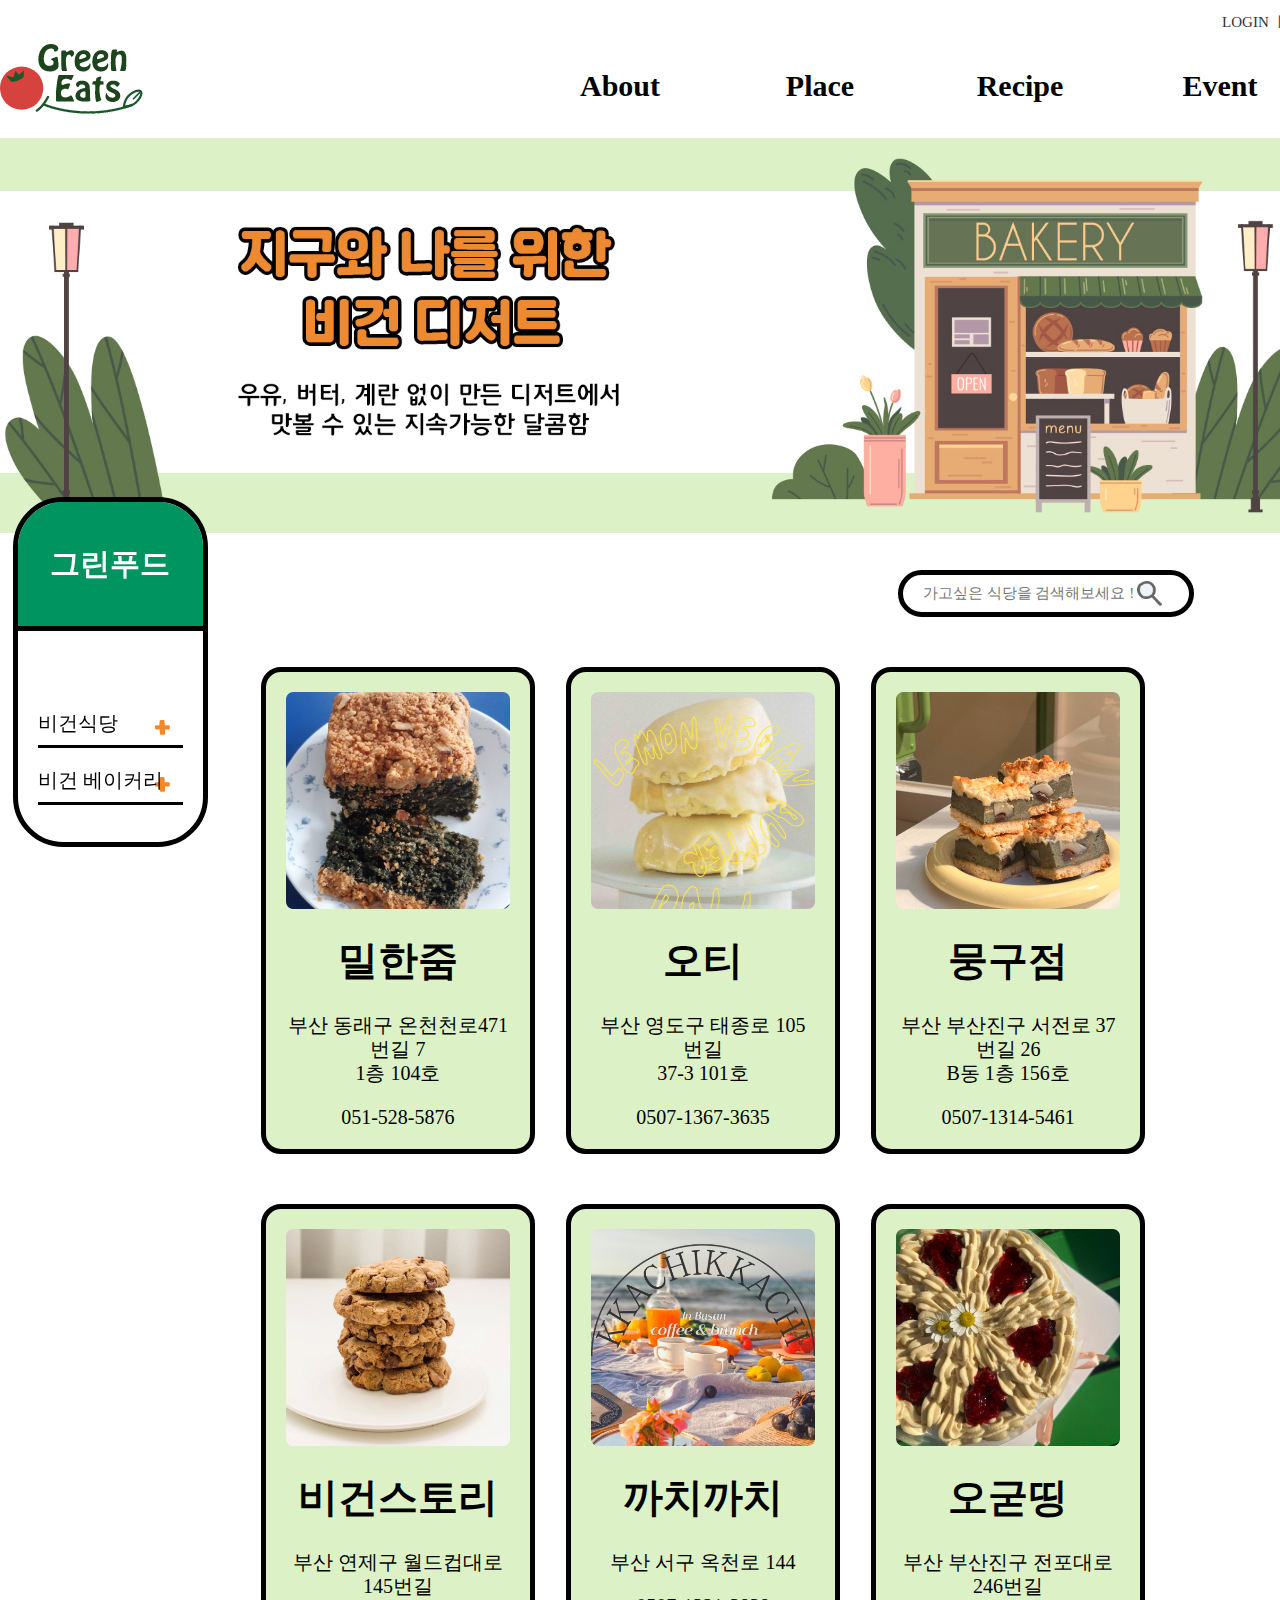
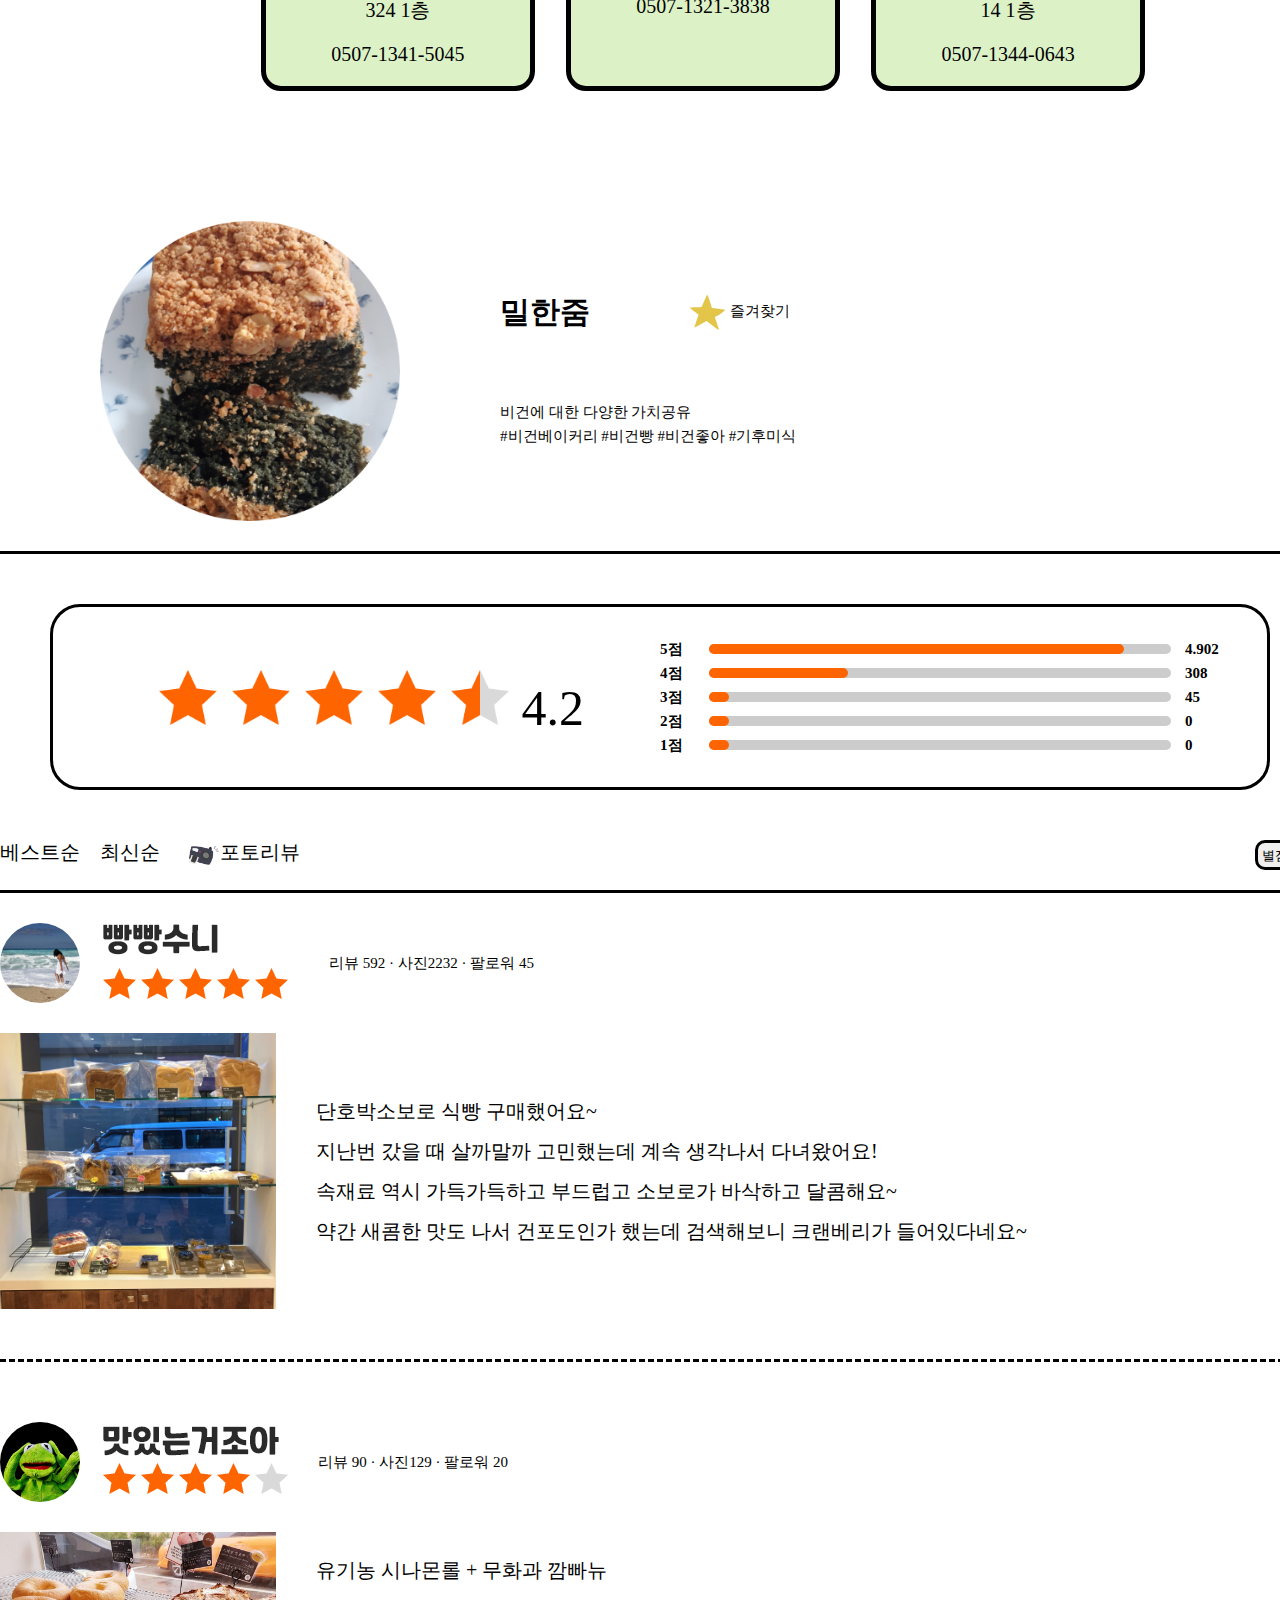
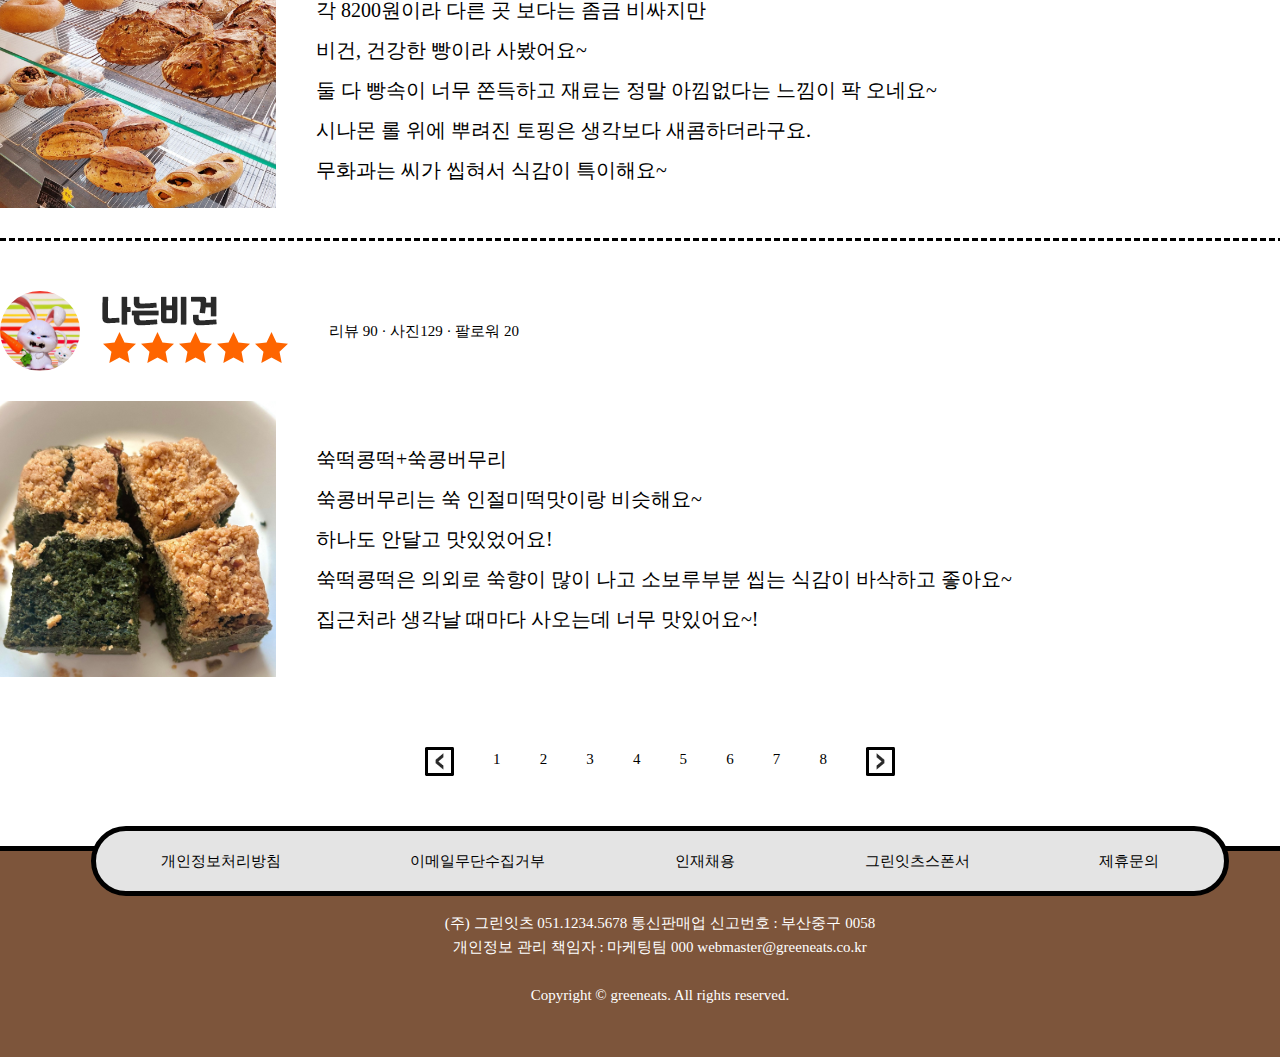
<file: bakery.html>
<!DOCTYPE html>
<html lang="ko">

<head>
    <meta charset="UTF-8">
    <meta http-equiv="X-UA-Compatible" content="IE=edge">
    <meta name="viewport" content="width=1400"><!--다른 매체에서도 너비 오류 없이 볼 수 있게-->
    <link href="./images/greeneats.png" rel="icon" type="image/png" sizes="32x32"><!--파비콘-->
    <title>그린잇츠 - 식당</title>

    <!-- 폰트 -->
    <link href="https://webfontworld.github.io/TheJamsil/TheJamsil.css" rel="stylesheet">
    <link href="https://webfontworld.github.io/goodchoice/Jalnan.css" rel="stylesheet">
    <link href="https://webfontworld.github.io/binggrae/Binggrae.css" rel="stylesheet">
    <!-- 폰트 -->

    <!-- 내 CSS -->
    <link rel="stylesheet" href="./css/bakery.css">

</head>

<body>
    <!-- 헤더 -->
    <div id="top">
        <ul>
            <li><a href="#">LOGIN ㅣ</a></li>
            <li><a href="#">JOIN</a></li>
        </ul>
    </div>

    <header>
        <div class="header_in">
            <a href="./index.html" class="logo"><img src="./images/main/logo.png" alt="logo"></a>
            <ul>
                <li><a href="#">About</a>
                    <ul class="sub">
                        <li><a href="./brandstory.html">브랜드 스토리</a></li>
                        <li><a href="#">그린 캠페인</a></li>
                    </ul>
                </li>
                <li><a href="#">Place</a>
                    <ul class="sub">
                        <li><a href="./restuarant.html">레스토랑</a></li>
                        <li><a href="./bakery.html">베이커리</a></li>
                    </ul>
                </li>
                <li><a href="#">Recipe</a>
                    <ul class="sub">
                        <li><a href="./recipe.html">추천레시피</a></li>
                        <li><a href="./recipe.html">요리법 연구소</a></li>
                    </ul>
                </li>
                <li><a href="#">Event</a>
                    <ul class="sub">
                        <li><a href="./EVENT.html">페스티벌</a></li>
                        <li><a href="./EVENT.html">스탬프</a></li>
                    </ul>
                </li>
            </ul>
        </div>
        <div class="sub_box"></div>
    </header>
    <!-- 헤더 -->

    <!-- 배너 -->
    <img class="banner" src="./images/bakery/banner.png" alt="banner">
    <!-- 배너 -->

    <!-- 서치 -->
    <input type="search" id="search" size="30" placeholder="가고싶은 식당을 검색해보세요 !">
    <!-- 서치 -->

    <!-- 식당 정보 -->
    <div class="all">
        <div class="greenfood">
            <h1>그린푸드</h1>
            <ul>
                <li><a href="./restuarant.html">비건식당</a></li>
                <li><a href="./bakery.html">비건 베이커리</a></li>
            </ul>
        </div>

        <section>
            <div class="infobox">
                <ul>
                    <li><img src="./images/bakery/vegan1.png" alt="밀한줌"></li>
                    <li>
                        <h2>밀한줌</h2>
                    </li>
                    <li>부산 동래구 온천천로471번길 7 <br>
                        1층 104호</li>
                    <li>051-528-5876</li>
                </ul>
                <ul>
                    <li><img src="./images/bakery/vegan2.png" alt="오티"></li>
                    <li>
                        <h2>오티</h2>
                    </li>
                    <li>부산 영도구 태종로 105번길 <br>
                        37-3 101호</li>
                    <li>0507-1367-3635</li>
                </ul>
                <ul>
                    <li><img src="./images/bakery/vegan3.png" alt="뭉구점"></li>
                    <li>
                        <h2>뭉구점</h2>
                    </li>
                    <li>부산 부산진구 서전로 37번길 26 <br>
                        B동 1층 156호</li>
                    <li>0507-1314-5461</li>
                </ul>
            </div>
            <div class="infobox">
                <ul>
                    <li><img src="./images/bakery/vegan4.png" alt="비건스토리"></li>
                    <li>
                        <h2>비건스토리</h2>
                    </li>
                    <li>부산 연제구 월드컵대로 145번길<br>
                        324 1층</li>
                    <li>0507-1341-5045</li>
                </ul>
                <ul>
                    <li><img src="./images/bakery/vegan5.png" alt="까치까치"></li>
                    <li>
                        <h2>까치까치</h2>
                    </li>
                    <li>부산 서구 옥천로 144</li>
                    <li>0507-1321-3838</li>
                </ul>
                <ul>
                    <li><img src="./images/bakery/vegan6.png" alt="오굳띵"></li>
                    <li>
                        <h2>오굳띵</h2>
                    </li>
                    <li>부산 부산진구 전포대로 246번길 <br>
                        14 1층</li>
                    <li>0507-1344-0643</li>
                </ul>
            </div>
        </section>
    </div>
    <!-- 식당 정보 -->

    <!-- 리뷰 -->
    <div id="all2">

        <div class="reviewtitle-border">
            <div class="revieiwtitle_in">
                <img class="arif" src="./images/bakery/photoreview.png" alt="밀한줌">
                <div class="ps">
                    <h2>밀한줌</h2>
                    <a href="#"><img src="./images/bakery/star_icon.png" alt="즐겨찾기">즐겨찾기</a>
                    <p>비건에 대한 다양한 가치공유
                        <br>#비건베이커리 #비건빵 #비건좋아 #기후미식
                    </p>
                </div>
            </div>
        </div>

        <div class="stargraph">
            <p><img src="./images/bakery/star.png" alt="star"> 4.2</p>
            <div class="graphs">
                <strong>5점</strong>
                <div class="graph stack">
                    <span style="width:90%">87%</span>
                </div>
                <b>4.902</b>

                <strong>4점</strong>
                <div class="graph stack2">
                    <span style="width:30%">25%</span>
                </div>
                <b>308</b>

                <strong>3점</strong>
                <div class="graph stack3">
                    <span style="width:0%">5%</span>
                </div>
                <b>45</b>

                <strong>2점</strong>
                <div class="graph stack4">
                    <span style="width:0%">0%</span>
                </div>
                <b>0</b>

                <strong>1점</strong>
                <div class="graph stack4">
                    <span style="width:0%">0%</span>
                </div>
                <b>0</b>
            </div>
        </div>

        <div class="rank">
            <ul>
                <li><a href="#">베스트순</a></li>
                <li><a href="#">최신순</a></li>
                <li><a href="#">포토리뷰</a></li>
            </ul>
            <select name="별점">
                <option>별점</option>
                <option>낮은순</option>
                <option>높은순</option>
            </select>
        </div>


        <div class="review">
            <div class="name">
                <img src="./images/bakery/person1.png" alt="빵빵수니">
                <p>리뷰 592 · 사진2232 · 팔로워 45</p>
            </div>
            <div class="photoreview">
                <img src="./images/bakery/review1.png" alt="단호박소보로">
                <p>단호박소보로 식빵 구매했어요~ <br>
                    지난번 갔을 때 살까말까 고민했는데 계속 생각나서 다녀왔어요! <br>
                    속재료 역시 가득가득하고 부드럽고 소보로가 바삭하고 달콤해요~ <br>
                    약간 새콤한 맛도 나서 건포도인가 했는데 검색해보니 크랜베리가 들어있다네요~ <br>
                </p>
            </div>

            <div class="buger">
                <div class="name">
                    <img src="./images/bakery/person2.png" alt="맛있는거조아">
                    <p>리뷰 90 · 사진129 · 팔로워 20</p>
                </div>
                <div class="photoreview">
                    <img src="./images/bakery/review2.png" alt="유기농 시나몬롤">
                    <p>유기농 시나몬롤 + 무화과 깜빠뉴 <br>
                        각 8200원이라 다른 곳 보다는 좀금 비싸지만 <br>
                        비건, 건강한 빵이라 사봤어요~ <br>
                        둘 다 빵속이 너무 쫀득하고 재료는 정말 아낌없다는 느낌이 팍 오네요~ <br>
                        시나몬 롤 위에 뿌려진 토핑은 생각보다 새콤하더라구요. <br>
                        무화과는 씨가 씹혀서 식감이 특이해요~ <br>
                    </p>
                </div>
            </div>
        </div>
        <div class="name">
            <img src="./images/bakery/person3.png" alt="나는비건">
            <p>리뷰 90 · 사진129 · 팔로워 20</p>
        </div>
        <div class="photoreview">
            <img src="./images/bakery/review3.png" alt="쑥떡콩떡">
            <p>쑥떡콩떡+쑥콩버무리 <br>
                쑥콩버무리는 쑥 인절미떡맛이랑 비슷해요~ <br>
                하나도 안달고 맛있었어요! <br>
                쑥떡콩떡은 의외로 쑥향이 많이 나고 소보루부분 씹는 식감이 바삭하고 좋아요~ <br>
                집근처라 생각날 때마다 사오는데 너무 맛있어요~! <br>
            </p>
        </div>

        <div class="number">
            <img src="./images/restaurant/left.png" alt="left">
            <p>1</p>
            <p>2</p>
            <p>3</p>
            <p>4</p>
            <p>5</p>
            <p>6</p>
            <p>7</p>
            <p>8</p>
            <img src="./images/restaurant/right.png" alt="right">
        </div>
    </div>
    <!-- 리뷰 -->

    <!-- 푸터 -->
    <footer>
        <div class="footer_in">
            <ul>
                <li><a href="#">개인정보처리방침</a></li>
                <li><a href="#">이메일무단수집거부</a></li>
                <li><a href="#">인재채용</a></li>
                <li><a href="#">그린잇츠스폰서</a></li>
                <li><a href="#">제휴문의</a></li>
            </ul>
        </div>
        <p>(주) 그린잇츠 051.1234.5678 통신판매업 신고번호 : 부산중구 0058 <br>
            개인정보 관리 책임자 : 마케팅팀 000 webmaster@greeneats.co.kr <br>
            <br>
            Copyright © greeneats. All rights reserved.
        </p>
    </footer>
    <!-- 푸터 -->

    <!-- 탑버튼 -->
    <a href="#" class="top"><img src="./images/restaurant/topbutton.png" alt="top버튼"></a>
    <!-- 탑버튼 -->


    <script src="https://code.jquery.com/jquery-3.7.1.min.js"
        integrity="sha256-/JqT3SQfawRcv/BIHPThkBvs0OEvtFFmqPF/lYI/Cxo=" crossorigin="anonymous"></script>
    <script src="https://code.jquery.com/jquery-2.2.0.min.js"></script><!-- 제이쿼리 라이브러리,수정X -->

    <!-- 내 js -->
    <script src="./js/restaurant.js"></script>
    <script>
        $(function () {
            $('.infobox ul').click(function () {
                $('#all2').show();
            });
            $('.infobox ul').dbclick(function () {
                $('#all2').hide();
            });
        });
    </script>
</body>

</html>
</file>
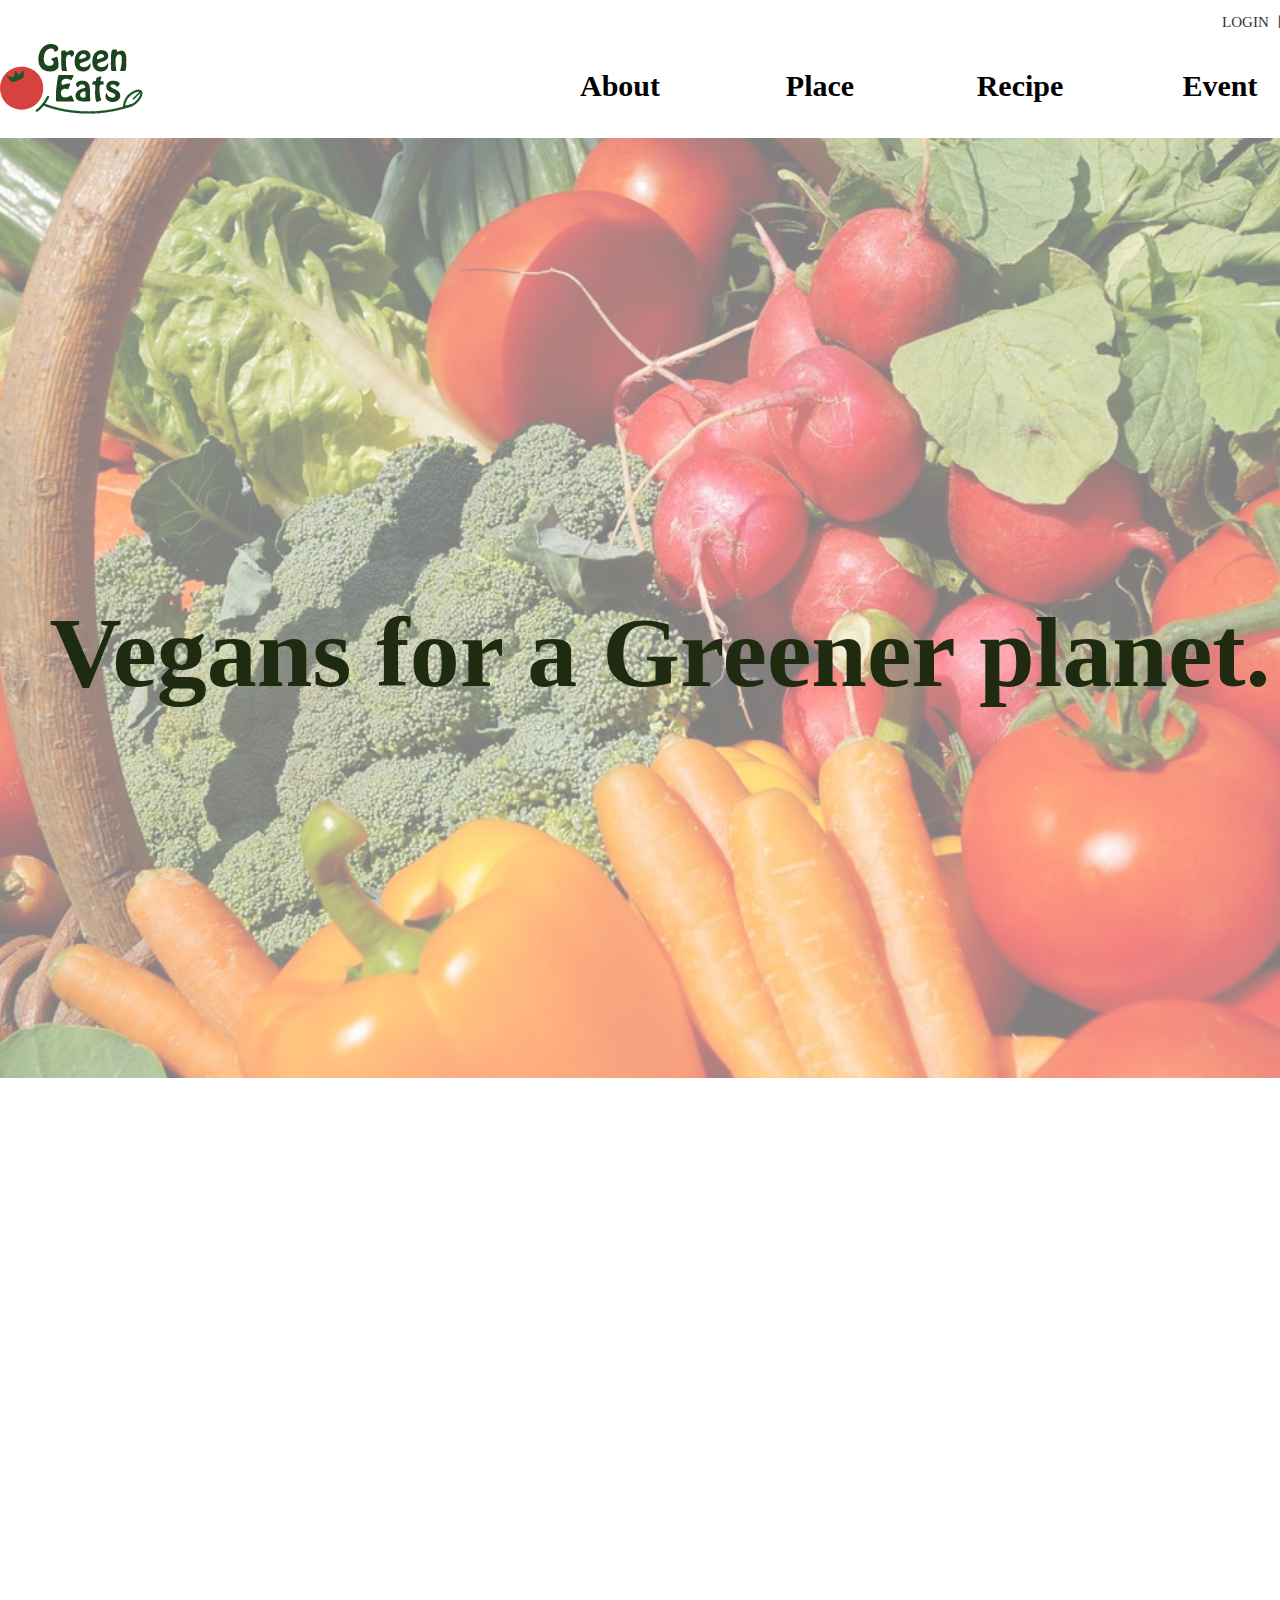
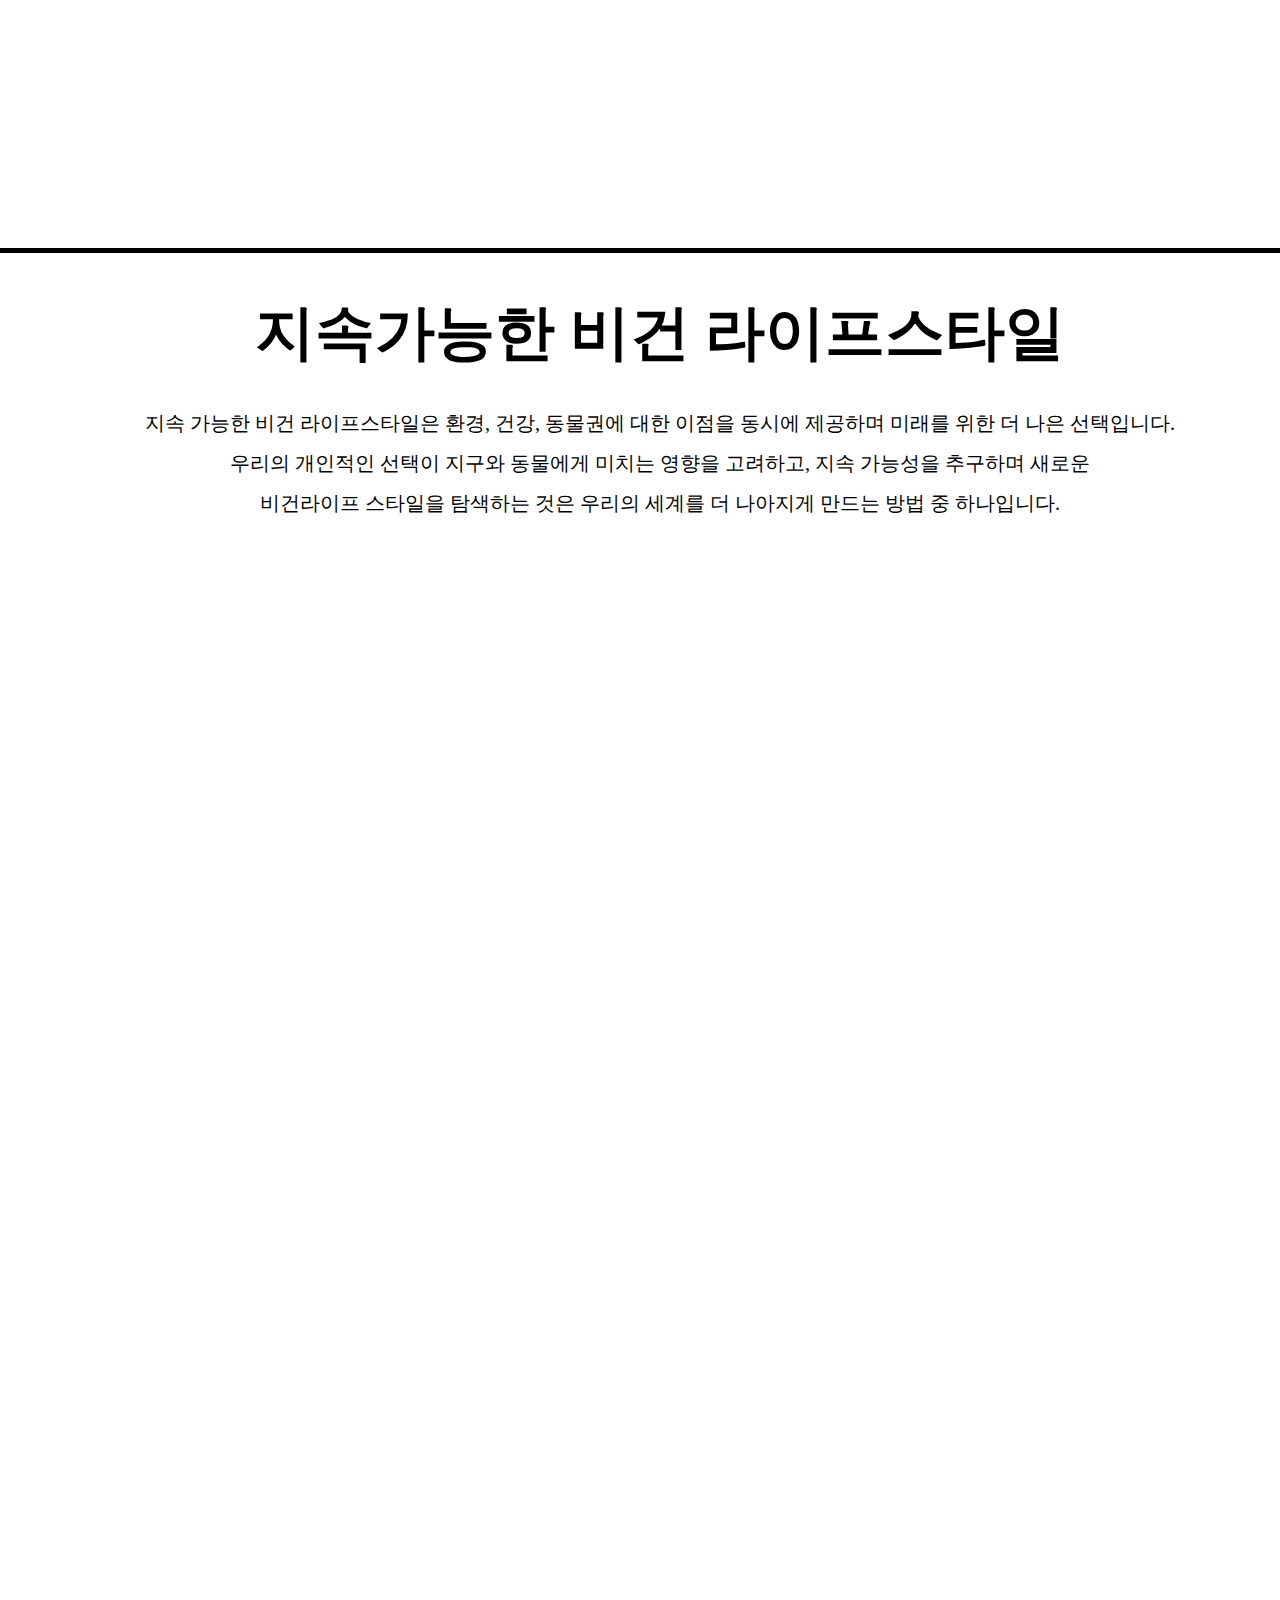
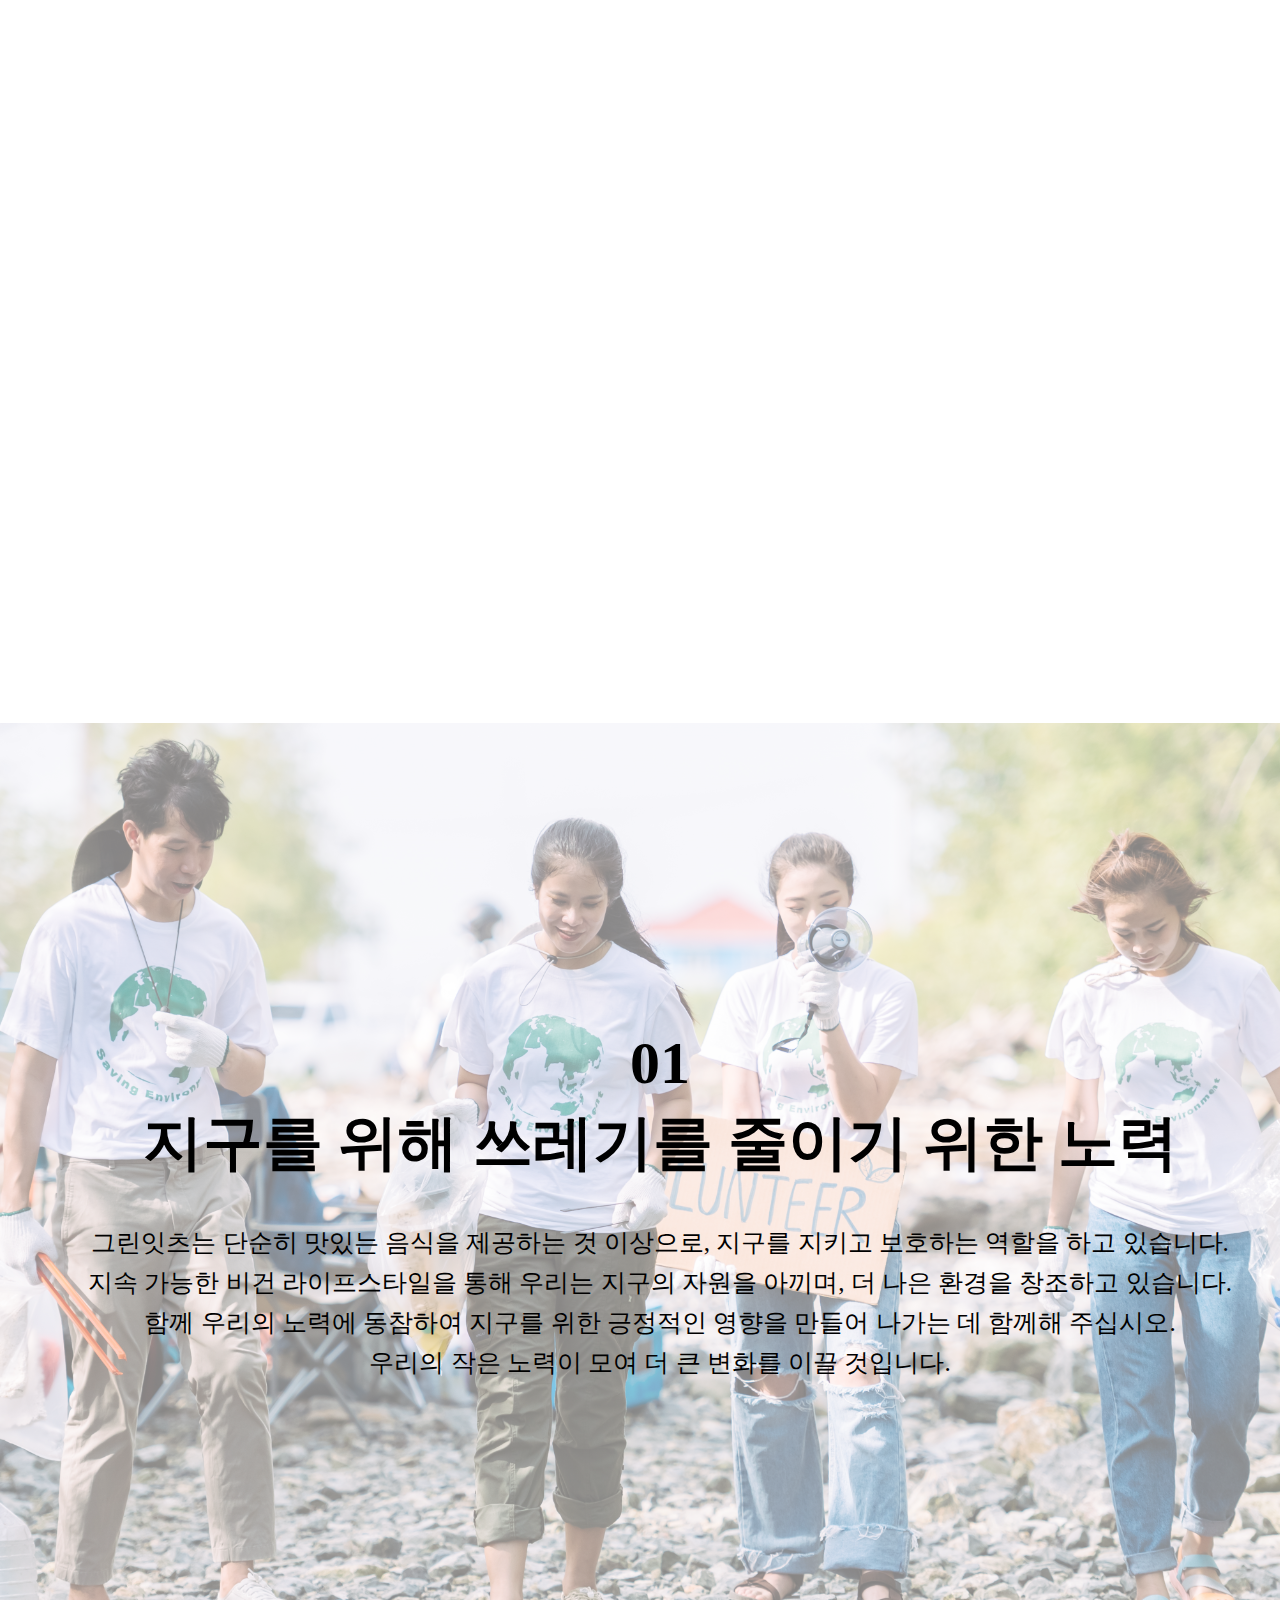
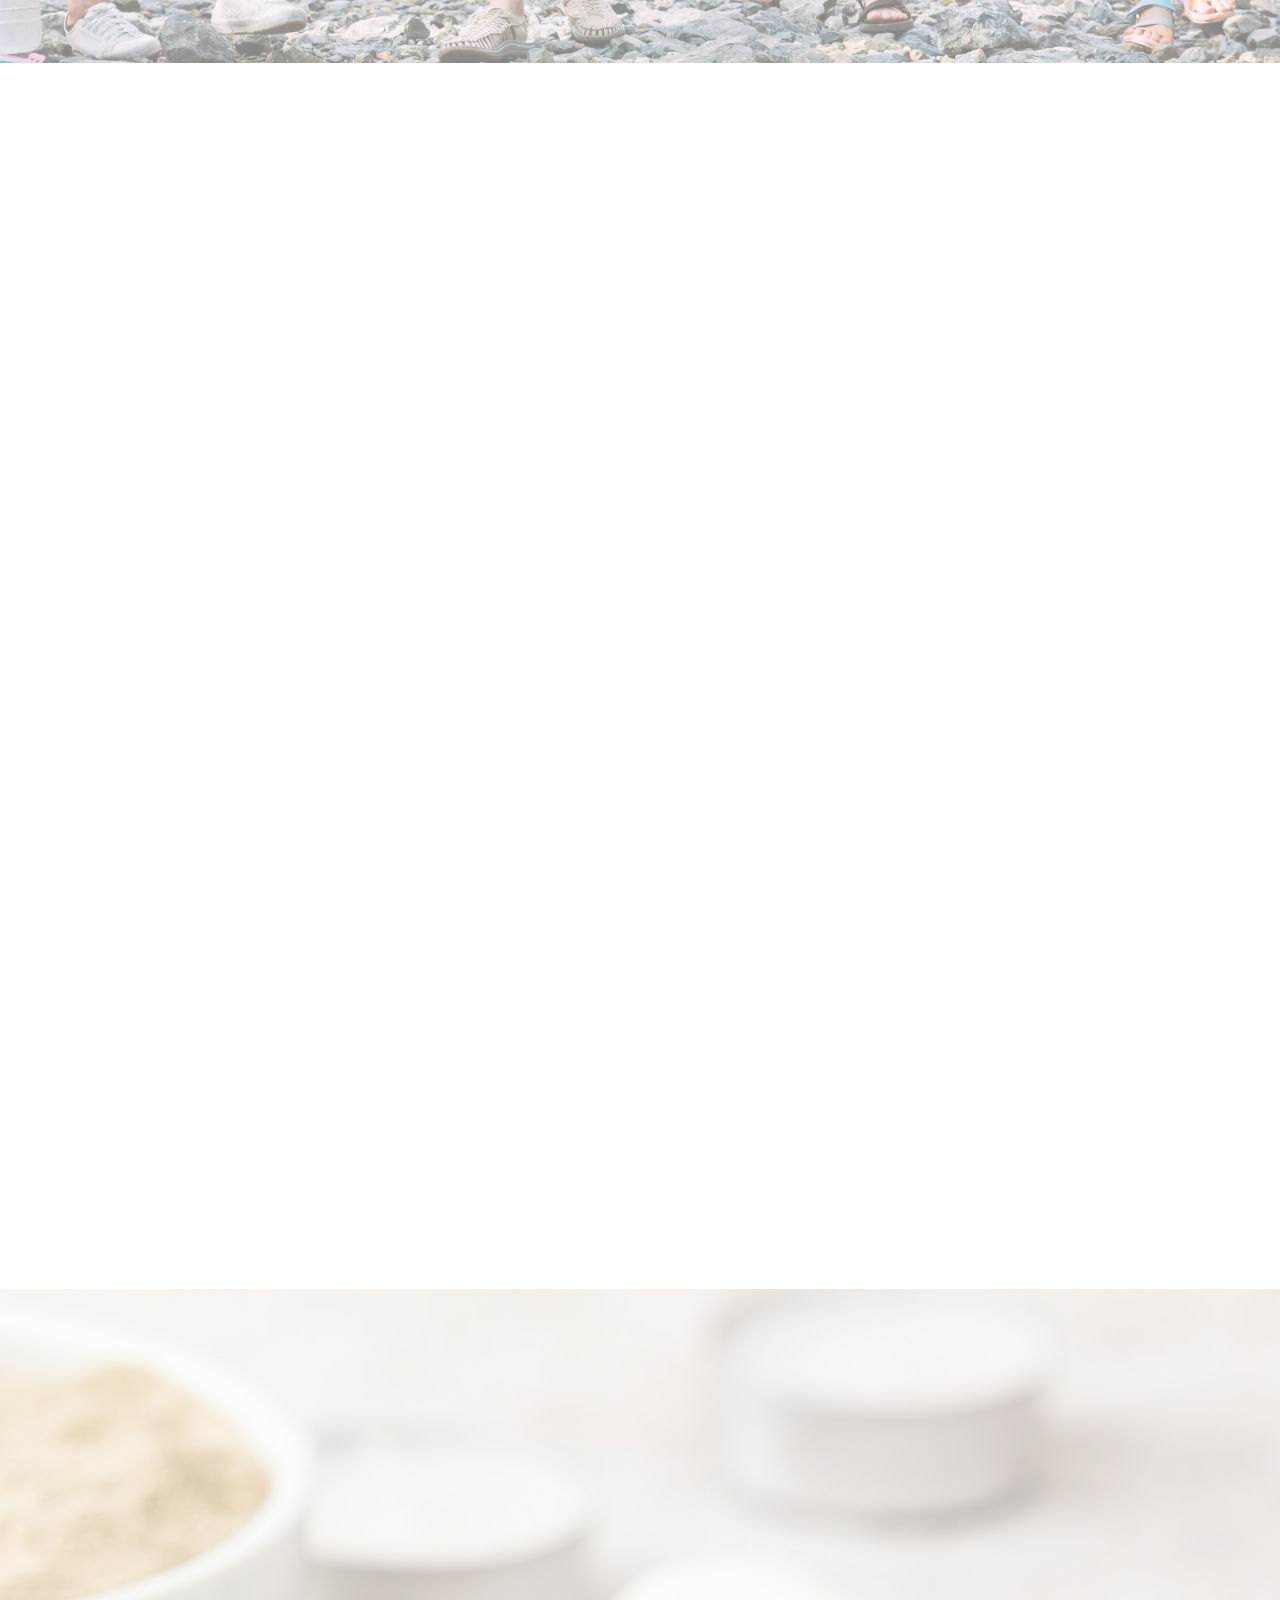
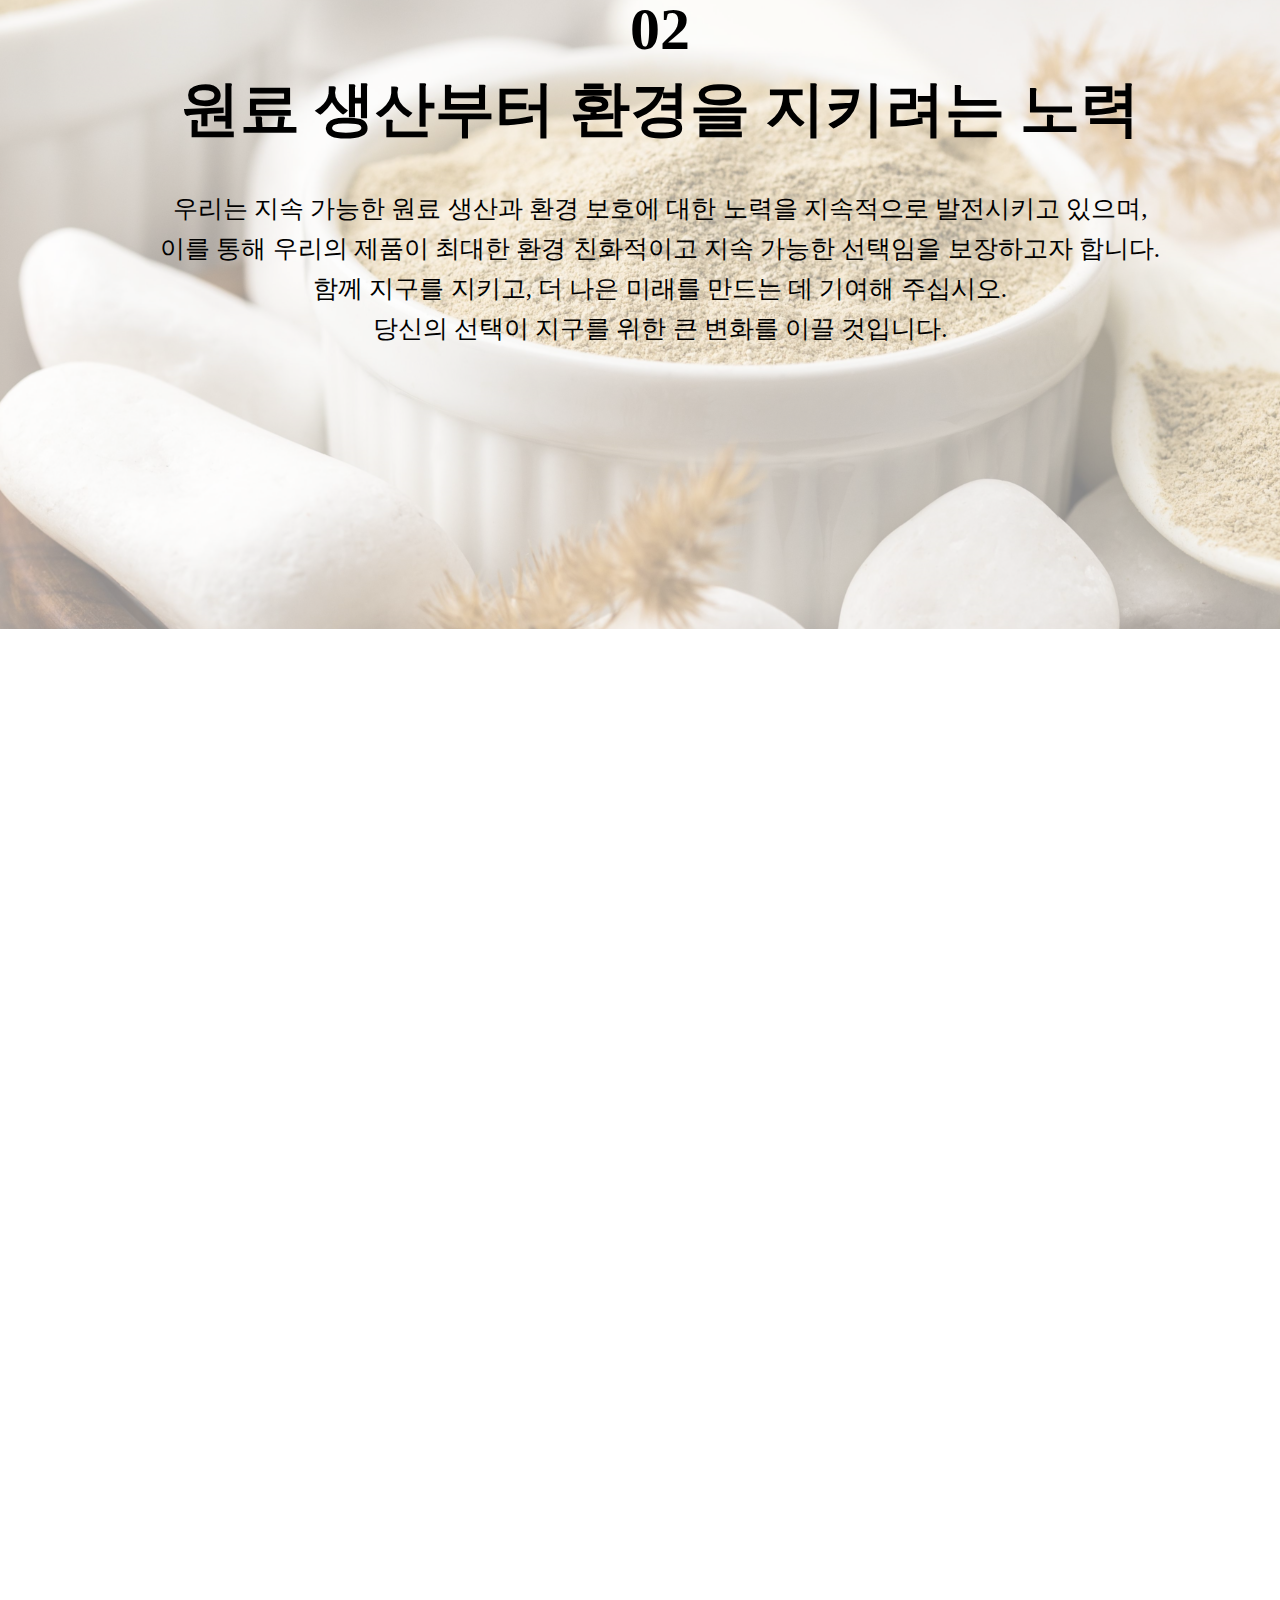
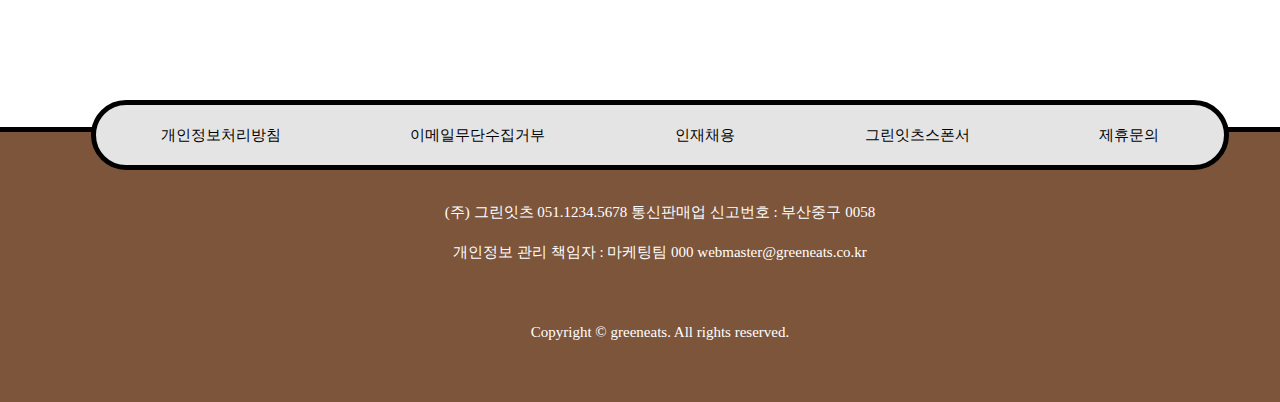
<file: brandstory.html>
<!DOCTYPE html>
<html lang="ko">

<head>
  <meta charset="UTF-8">
  <meta http-equiv="X-UA-Compatible" content="IE=edge">
  <meta name="viewport" content="width=1400"><!--다른 매체에서도 너비 오류 없이 볼 수 있게-->
  <link href="./images/greeneats.png" rel="icon" type="image/png" sizes="32x32"><!--파비콘-->
  <title>그린잇츠 - 브랜드스토리</title>
  <!-- 폰트 -->
  <link href="https://webfontworld.github.io/TheJamsil/TheJamsil.css" rel="stylesheet">
  <link href="https://webfontworld.github.io/goodchoice/Jalnan.css" rel="stylesheet">

  <!-- aos css -->
  <link href="https://unpkg.com/aos@2.3.1/dist/aos.css" rel="stylesheet">

  <!-- 내 CSS -->
  <link rel="stylesheet" href="./css/brandstory.css">
</head>

<body>
  <!-- 헤더 -->
  <div id="top">
    <ul>
      <li><a href="#">LOGIN ㅣ</a></li>
      <li><a href="#">JOIN</a></li>
    </ul>
  </div>

  <header>
    <div class="header_in">
      <a href="./index.html" class="logo"><img src="./images/main/logo.png" alt="logo"></a>
      <ul>
        <li><a href="#">About</a>
          <ul class="sub">
            <li><a href="./brandstory.html">브랜드 스토리</a></li>
            <li><a href="#">그린 캠페인</a></li>
          </ul>
        </li>
        <li><a href="#">Place</a>
          <ul class="sub">
            <li><a href="./restuarant.html">레스토랑</a></li>
            <li><a href="./bakery.html">베이커리</a></li>
          </ul>
        </li>
        <li><a href="#">Recipe</a>
          <ul class="sub">
            <li><a href="./recipe.html">추천레시피</a></li>
            <li><a href="./recipe.html">요리법 연구소</a></li>
          </ul>
        </li>
        <li><a href="#">Event</a>
          <ul class="sub">
            <li><a href="./EVENT.html">페스티벌</a></li>
            <li><a href="./EVENT.html">스탬프</a></li>
          </ul>
        </li>
      </ul>
    </div>
    <div class="sub_box"></div>
  </header>
  <!-- 헤더 -->

  <!-- 배너1 -->
  <div class="banner1">
    <h1>Vegans for a Greener planet.</h1>
  </div>
  <!-- 배너1 -->

  <!-- contents1 -->
  <section>
    <div class="box1">
      <div data-aos="fade-right">
        <div class="text">
          <h2>Vegans for a <br>
            Greener planet.</h2>
          <p>그린잇츠는 혁신적이고 윤리적인 비건 브랜드입니다. <br>
            우리는 맛있는 비건 라이프스타일을 즐기는 모든 이들에게 <br>
            더 나은 선택을 제공하고, 함께 지속가능한 미래를 <br>
            구축하려는 열망을 가지고 있습니다.</p>
          <p>우리와 함께하면 건강,환경,동물권에 대한 책임을 행동으로 <br> 옮기며 새로운 맛과 혁신적인 식품을 경험할 수 있습니다. <br>
            그린잇츠는 당신이 비건 라이프스타일을 더욱 풍부하고 <br>
            윤리적으로 채울 수 있도록 최선을 다하고 있습니다. <br>
            함께 우리의 여정을 떠나보세요 !</p>
        </div>
      </div>
      <div data-aos="fade-left">
        <img src="./images/brandstory/logo.png" alt="브랜드 로고">
      </div>
    </div>

    <div class="box2">
      <h2>지속가능한 비건 라이프스타일</h2>
      <p>지속 가능한 비건 라이프스타일은 환경, 건강, 동물권에 대한 이점을 동시에 제공하며 미래를 위한 더 나은 선택입니다. <br>
        우리의 개인적인 선택이 지구와 동물에게 미치는 영향을 고려하고, 지속 가능성을 추구하며 새로운 <br> 비건라이프 스타일을 탐색하는 것은 우리의 세계를 더 나아지게 만드는 방법 중 하나입니다.</p>

      <!-- 비건 소사이어티 파트너 -->
      <div class="mark1">
        <div class="mark1_in" data-aos="zoom-in" data-aos-delay="600" data-aos-offset="300">
          <h3>비건 소사이어티 파트너</h3>
          <p>세계에서 가장 오래되고 권위있는 채식주의 인증기관, <br> 비건 소사이어티의 파트너로 등록 되었습니다.</p>
        </div>
        <img class="left1" src="./images/brandstory/left.png" alt="left" data-aos="fade-left" data-aos-delay="300">
      </div>
      <img src="./images/brandstory/vegan1.png" alt="mark1" data-aos="fade-left">
      <!-- 비건 소사이어티 파트너 -->

      <!-- 한국 비건 인증원 -->
      <img src="./images/brandstory/vegan2.png" alt="인증마크2" data-aos="fade-left">
      <div class="mark2">
        <img class="right1" src="./images/brandstory/right.png" alt="right" data-aos="fade-left" data-aos-delay="300">
        <div class="mark2_in" data-aos="zoom-in" data-aos-delay="600" data-aos-offset="300">
          <h3>한국 비건인증원 인증</h3>
          <p>그린잇츠는 한국 비건 인증원에 인증을 받은 <br>
            업체들과 협약을 맺습니다.</p>
        </div>
      </div>
      <!-- 한국 비건 인증원 -->

      <!-- EWG선정 안전한 비건식 -->
      <div class="mark3">
        <div class="mark3_in" data-aos="zoom-in" data-aos-delay="600" data-aos-offset="300">
          <h3>EWG선정 안전한 비건식</h3>
          <p>2023년, 그린잇츠는 국내 비건 브랜드 최초로 <br> EWG 안전한 비건 식품 챔피언으로 선정되었습니다.</p>
        </div>
        <img class="left2" src="./images/brandstory/left.png" alt="left" data-aos="fade-left" data-aos-delay="300">
      </div>
      <img src="./images/brandstory/vegan3.png" alt="mark3" data-aos="fade-left">
      <!-- EWG선정 안전한 비건식 -->

      <!-- EWG VERIFIED -->
      <img src="./images/brandstory/vegan4.png" alt="mark4" data-aos="fade-left">
      <div class="mark4">
        <img class="right2" src="./images/brandstory/right.png" alt="right" data-aos="fade-left" data-aos-delay="300">
        <div class="mark4_in" data-aos="zoom-in" data-aos-delay="600" data-aos-offset="300">
          <h3>EWG VERIFIED</h3>
          <p>그린잇츠 브랜드에 대해 ERG VERIFIED <br> 인증을 획득하였습니다.</p>
        </div>
      </div>
      <!-- EWG VERIFIED -->
    </div>

  </section>
  <!-- contents1 -->

  <!-- contents2 -->
  <div class="banner2">
    <h1>01 <br> 지구를 위해 쓰레기를 줄이기 위한 노력</h1>
    <p>그린잇츠는 단순히 맛있는 음식을 제공하는 것 이상으로, 지구를 지키고 보호하는 역할을 하고 있습니다. <br>
      지속 가능한 비건 라이프스타일을 통해 우리는 지구의 자원을 아끼며, 더 나은 환경을 창조하고 있습니다. <br>
      함께 우리의 노력에 동참하여 지구를 위한 긍정적인 영향을 만들어 나가는 데 함께해 주십시오. <br>
      우리의 작은 노력이 모여 더 큰 변화를 이끌 것입니다.</p>
  </div>

  <div class="recycle">
    <ul data-aos="zoom-in-up" data-aos-delay="0">
      <li><img src="./images/brandstory/recycle1.png" alt="친환경포장재"></li>
      <li>
        <h4>친환경 포장재</h4>
      </li>
      <li>그린잇츠는 친환경 포장재를 사용하여 불필요한 <br> 일회용 플라스틱과 폐기물을 줄이고자 합니다. <br>
        우리의 제품은 지구를 부담으로 여기는 것이 아닌, <br> 지속 가능한 옵션을 선택한 소비자들에게 제공됩니다.</li>
    </ul>
    <ul data-aos="zoom-in-up" data-aos-delay="300" data-aos-offset="500">
      <li><img src="./images/brandstory/recycle2.png" alt="재활용 지향"></li>
      <li>
        <h4>재활용 지향</h4>
      </li>
      <li>우리의 제품의 생산 및 포장 단계에서 재활용 <br> 가능한 자원을 적극적으로 활용하고, <br> 재활용을 권장합니다. <br> 그린잇츠 제품을 사용한 후에는 해당 포장재를 <br> 재활용하도록
        유도하고 있습니다.</li>
    </ul>
    <ul data-aos="zoom-in-up" data-aos-delay="600" data-aos-offset="500">
      <li><img src="./images/brandstory/recycle3.png" alt="플라스틱 무용해"></li>
      <li>
        <h4>플라스틱 무용해</h4>
      </li>
      <li>우리는 플라스틱 사용을 최소화하며, <br> 플라스틱을 대체할 수 있는 친환경 옵션을 <br> 지속적으로 연구하고 도입하고 있습니다.</li>
    </ul>
    <ul data-aos="zoom-in-up" data-aos-delay="900" data-aos-offset="500">
      <li><img src="./images/brandstory/recycle4.png" alt="교육과 홍보"></li>
      <li>
        <h4>교육과 홍보</h4>
      </li>
      <li>환경보호와 지구의 미래에 대한 인식을 높이기 위해 <br> 소비자와 협력사에게 적극적으로 환경에 대한 정보를 <br> 제공하고 홍보합니다. <br>
        우리는 지속 가능한 생활 방식을 채택하고 <br> 더 나은 미래를 만들기 위한 첫 걸음을 돕기 위해 <br> 노력하고 있습니다.</li>
    </ul>
  </div>
  <!-- contents2 -->

  <!-- contents3 -->
  <div class="banner3">
    <h1>02 <br> 원료 생산부터 환경을 지키려는 노력</h1>
    <p>우리는 지속 가능한 원료 생산과 환경 보호에 대한 노력을 지속적으로 발전시키고 있으며, <br>
      이를 통해 우리의 제품이 최대한 환경 친화적이고 지속 가능한 선택임을 보장하고자 합니다. <br>
      함께 지구를 지키고, 더 나은 미래를 만드는 데 기여해 주십시오. <br> 당신의 선택이 지구를 위한 큰 변화를 이끌 것입니다. </p>
  </div>

  <div class="farm">
    <ul data-aos="zoom-in-up" data-aos-delay="0">
      <li><img src="./images/brandstory/farm1.png" alt="지속 가능한 농업과 원료 선택"></li>
      <li>
        <h4>지속 가능한 농업과 원료 선택</h4>
      </li>
      <li>친환경적인 농업 방식으로 재배되며, 구에 최소한의 <br> 부담을 주도록 고민하고 선택합니다. <br>
        화학 비료와 유해 농약을 최소화하고 유기농 농업과 <br> 지속 가능한 재배 기술을 선호하여 농작물을 생산합니다. <br> 또한, 지역 원료를 활용하여 탄소 발자국을 <br> 줄이고 지역 경제를
        지원합니다.</li>
    </ul>
    <ul data-aos="zoom-in-up" data-aos-delay="300">
      <li><img src="./images/brandstory/farm2.png" alt="친환경적인 생산 프로세스"></li>
      <li>
        <h4>친환경적인 생산 프로세스</h4>
      </li>
      <li>우리의 생산 과정에서는 환경을 최우선으로 고려합니다. <br>
        제품 생산에 사용되는 에너지와 자원의 <br>
        효율적인 사용을 최대한 추구하며, <br>
        생산 과정에서 발생하는 폐기물을 최소화하고 <br>
        재활용합니다.</li>
    </ul>
    <ul data-aos="zoom-in-up" data-aos-delay="600">
      <li><img src="./images/brandstory/farm3.png" alt="지속 가능한 파트너십"></li>
      <li>
        <h4>지속 가능한 파트너십</h4>
      </li>
      <li>그린잇츠는 환경을 위한 노력을 강화하기 위해 <br>
        지속 가능한 농장과 공급 업체와 협력합니다. <br>
        더 나은 환경 관리와 지속 가능한 농업을 촉진하기 위한 <br> 파트너십을 통해 지구를 보호하고자 노력합니다.</li>
    </ul>
  </div>
  <!-- contents3 -->

  <!-- 푸터 -->
  <footer>
    <div class="footer_in">
      <ul>
        <li><a href="#">개인정보처리방침</a></li>
        <li><a href="#">이메일무단수집거부</a></li>
        <li><a href="#">인재채용</a></li>
        <li><a href="#">그린잇츠스폰서</a></li>
        <li><a href="#">제휴문의</a></li>
      </ul>
    </div>
    <p>(주) 그린잇츠 051.1234.5678 통신판매업 신고번호 : 부산중구 0058 <br>
      개인정보 관리 책임자 : 마케팅팀 000 webmaster@greeneats.co.kr <br>
      <br>
      Copyright © greeneats. All rights reserved.
    </p>
  </footer>
  <!-- 푸터 -->

  <!-- 탑버튼 -->
  <a href="#" class="top"><img src="./images/brandstory/topbutton.png" alt="top버튼"></a>
  <!-- 탑버튼 -->




  <script src="https://code.jquery.com/jquery-3.7.1.min.js"
    integrity="sha256-/JqT3SQfawRcv/BIHPThkBvs0OEvtFFmqPF/lYI/Cxo=" crossorigin="anonymous"></script>
  <script src="https://unpkg.com/aos@2.3.1/dist/aos.js"></script><!-- aos 라이브러리 -->
  <script src="./js/brandstory.js"></script>


</body>

</html>
</file>
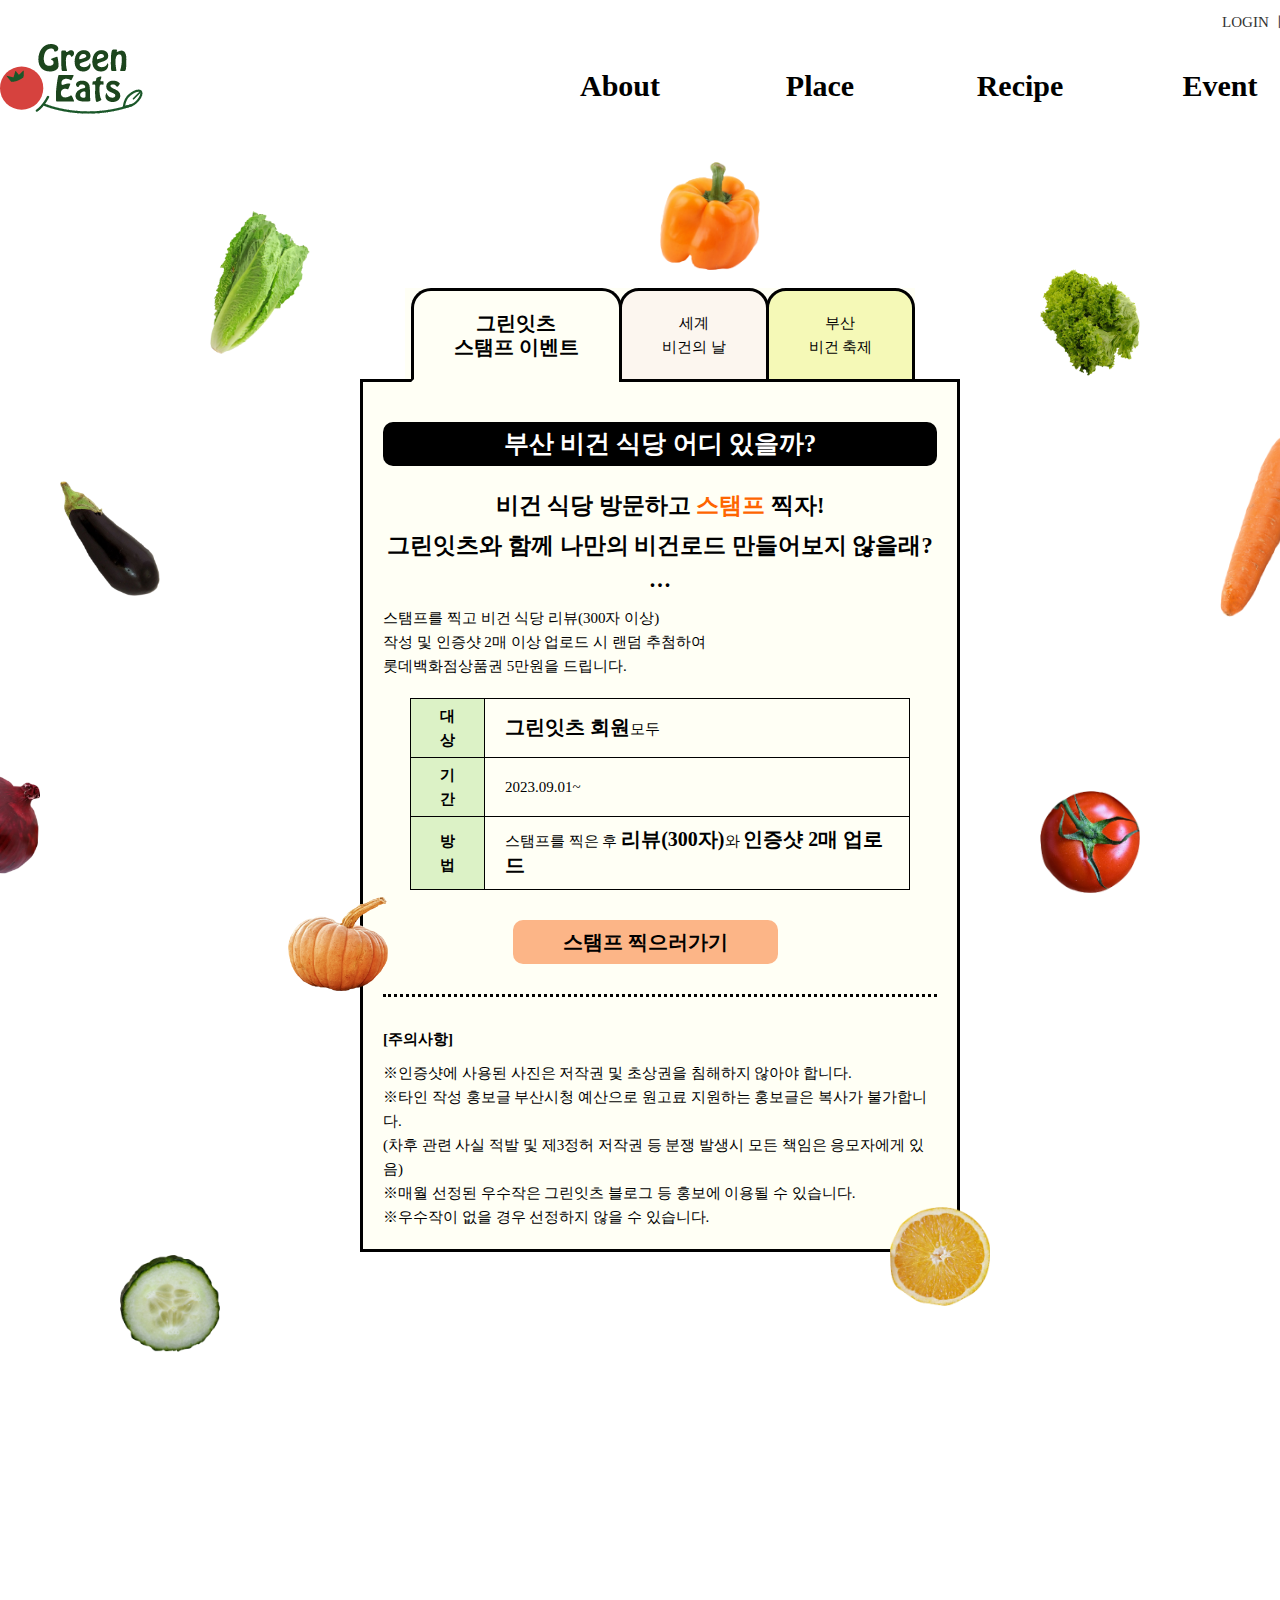
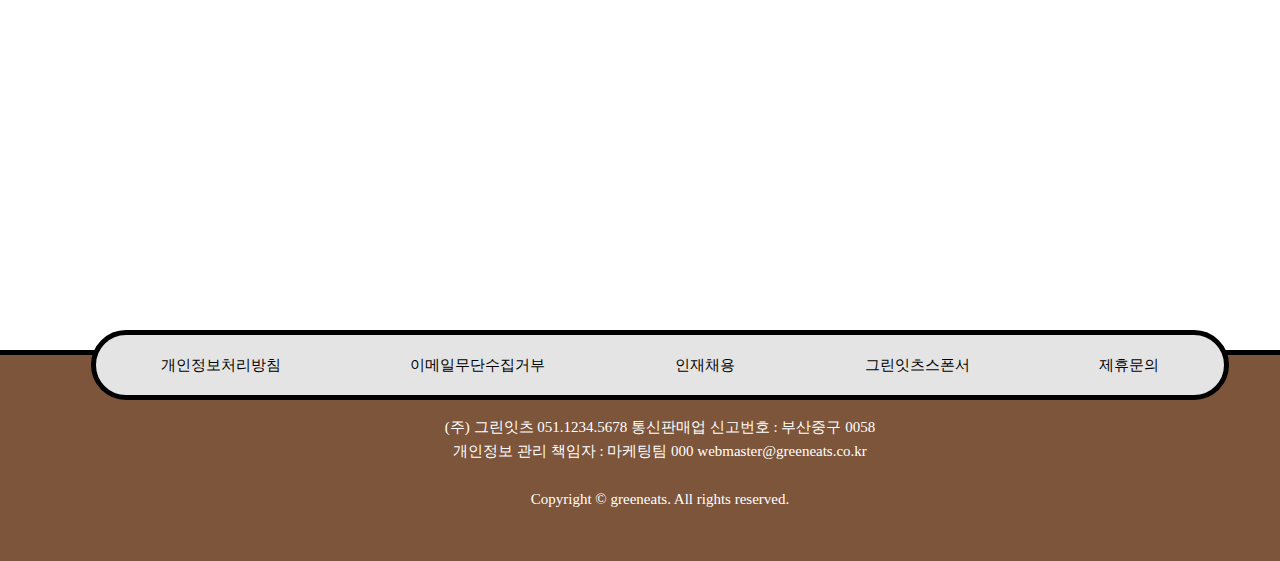
<file: EVENT.html>
<!DOCTYPE html>
<html lang="ko">

<head>
  <meta charset="UTF-8">
  <meta http-equiv="X-UA-Compatible" content="IE=edge">
  <meta name="viewport" content="width=1400"><!--다른 매체에서도 너비 오류 없이 볼 수 있게-->
  <link href="./images/greeneats.png" rel="icon" type="image/png" sizes="32x32"><!--파비콘-->
  <title>event</title>

  <!-- 폰트 -->
  <link href="https://webfontworld.github.io/TheJamsil/TheJamsil.css" rel="stylesheet">
  <link href="https://webfontworld.github.io/goodchoice/Jalnan.css" rel="stylesheet">
  <link href="https://webfontworld.github.io/binggrae/Binggrae.css" rel="stylesheet">
  <link href="https://webfontworld.github.io/andong/AndongKaturi.css" rel="stylesheet">
  <!-- 폰트 -->


  <!-- aos css -->
  <link href="https://unpkg.com/aos@2.3.1/dist/aos.css" rel="stylesheet">
  <!-- 슬라이드 css -->
  <link rel="stylesheet" href="https://cdn.jsdelivr.net/npm/swiper@8/swiper-bundle.min.css" /><!--수정X-->
  <!-- 내 CSS -->
  <link rel="stylesheet" href="./css/event.css">
</head>

<body>
  <!-- 헤더 -->
  <div id="top">
    <ul>
      <li><a href="#">LOGIN ㅣ</a></li>
      <li><a href="#">JOIN</a></li>
    </ul>
  </div>

  <header>
    <div class="header_in">
      <a href="./index.html" class="logo"><img src="./images/main/logo.png" alt="logo"></a>
      <ul>
        <li><a href="#">About</a>
          <ul class="sub">
            <li><a href="./brandstory.html">브랜드 스토리</a></li>
            <li><a href="#">그린 캠페인</a></li>
          </ul>
        </li>
        <li><a href="#">Place</a>
          <ul class="sub">
            <li><a href="./restuarant.html">레스토랑</a></li>
            <li><a href="./bakery.html">베이커리</a></li>
          </ul>
        </li>
        <li><a href="#">Recipe</a>
          <ul class="sub">
            <li><a href="./recipe.html">추천레시피</a></li>
            <li><a href="#">요리법 연구소</a></li>
          </ul>
        </li>
        <li><a href="#">Event</a>
          <ul class="sub">
            <li><a href="./EVENT.html">페스티벌</a></li>
            <li><a href="./EVENT.html">스탬프</a></li>
          </ul>
        </li>
      </ul>
    </div>
    <div class="sub_box"></div>
  </header>
  <!-- 헤더 -->

  <div class="hidden">
    <div class="tab_box">
      <!--tab-->
      <div class="tab">
        <ul class="tabnav">
          <li><a href="#tab01">그린잇츠 <br> 스탬프 이벤트</a></li>
          <li><a href="#tab02">세계 <br>비건의 날</a></li>
          <li><a href="#tab03">부산 <br> 비건 축제</a></li>
        </ul>
        <div class="tabcontent">

          <div id="tab01">
            <h1>부산 비건 식당 어디 있을까?</h1>
            <h2>비건 식당 방문하고 <span class="stamp">스탬프</span> 찍자!</h2>
            <h2>그린잇츠와 함께 나만의 비건로드 만들어보지 않을래?</h2>
            <h2>···</h2>
            <p>스탬프를 찍고 비건 식당 리뷰(300자 이상) <br>
              작성 및 인증샷 2매 이상 업로드 시 랜덤 추첨하여 <br>
              롯데백화점상품권 5만원을 드립니다.</p>
            <table>
              <tr>
                <th>대 상</th>
                <td><span class="on">그린잇츠 회원</span>모두</td>
              </tr>
              <tr>
                <th>기 간</th>
                <td>2023.09.01~</td>
              </tr>
              <tr>
                <th>방 법</th>
                <td>스탬프를 찍은 후 <span class="on">리뷰(300자)</span>와 <span class="on">인증샷 2매 업로드</span></td>
              </tr>
            </table>
            <a href="#none">스탬프 찍으러가기</a>
            <h4>[주의사항]</h4>
            <p>※인증샷에 사용된 사진은 저작권 및 초상권을 침해하지 않아야 합니다. <br>
              ※타인 작성 홍보글 부산시청 예산으로 원고료 지원하는 홍보글은 복사가 불가합니다. <br>
              (차후 관련 사실 적발 및 제3정허 저작권 등 분쟁 발생시 모든 책임은 응모자에게 있음) <br>
              ※매월 선정된 우수작은 그린잇츠 블로그 등 홍보에 이용될 수 있습니다. <br>
              ※우수작이 없을 경우 선정하지 않을 수 있습니다.</p>
          </div>


          <div id="tab02">
            <img src="./images/event/world vegan.jpg" alt="세계비건의날" width="594" height="1020">
          </div>

          <div id="tab03">
            <img src="./images/event/busan vegan.png" alt="부산 비건축제" width="594" height="1020">
          </div>
        </div>
      </div>
      <!-- tab -->

      <!-- 아이콘들 -->
      <img class="icon1" src="./images/event/veggi_1.png" alt="아이콘" width="100">
      <img class="icon2" src="./images/event/veggi2.png" alt="아이콘" width="100">
      <img class="icon3" src="./images/event/veggi3.png" alt="아이콘" width="100">
      <img class="icon4" src="./images/event/veggi4.png" alt="아이콘" width="100">
      <img class="icon5" src="./images/event/veggi5.png" alt="아이콘" width="100">
      <img class="icon6" src="./images/event/veggi6.png" alt="아이콘" width="100">
      <img class="icon7" src="./images/event/veggi7.png" alt="아이콘" width="100">
      <img class="icon8" src="./images/event/veggi8.png" alt="아이콘" width="100">
      <img class="icon9" src="./images/event/veggi9.png" alt="아이콘" width="100">
      <img class="icon10" src="./images/event/veggi10.png" alt="아이콘" width="100">
      <img class="icon11" src="./images/event/veggi11.png" alt="아이콘" width="100">
      <img class="icon12" src="./images/event/veggi12.png" alt="아이콘" width="100">
      <img class="icon13" src="./images/event/veggi13.png" alt="아이콘" width="100">
      <!-- 아이콘들 -->

    </div>
  </div>

  <!-- 가방 -->
  <img class="bag" src="./images/event/bag.png" alt="가방" width="900" data-aos="zoom-in-up">
  <!-- 가방 -->

  <!-- 푸터 -->
  <footer>
    <div class="footer_in">
      <ul>
        <li><a href="#none">개인정보처리방침</a></li>
        <li><a href="#none">이메일무단수집거부</a></li>
        <li><a href="#none">인재채용</a></li>
        <li><a href="#none">그린잇츠스폰서</a></li>
        <li><a href="#none">제휴문의</a></li>
      </ul>
    </div>
    <p>(주) 그린잇츠 051.1234.5678 통신판매업 신고번호 : 부산중구 0058 <br>
      개인정보 관리 책임자 : 마케팅팀 000 webmaster@greeneats.co.kr <br>
      <br>
      Copyright © greeneats. All rights reserved.
    </p>
  </footer>
  <!-- 푸터 -->

  <!-- 탑버튼 -->
  <a href="#" class="top"><img src="./images/restaurant/topbutton.png" alt="top버튼"></a>
  <!-- 탑버튼 -->









  <!-- 제이쿼리 -->
  <script src="https://code.jquery.com/jquery-3.7.1.min.js"
    integrity="sha256-/JqT3SQfawRcv/BIHPThkBvs0OEvtFFmqPF/lYI/Cxo=" crossorigin="anonymous"></script>
  <script src="https://code.jquery.com/jquery-2.2.0.min.js"></script><!-- 제이쿼리 라이브러리,수정X -->


  <script src="https://unpkg.com/aos@2.3.1/dist/aos.js"></script><!-- aos 라이브러리 -->

  <script src="./js/event.js"></script>
</body>

</html>
</file>
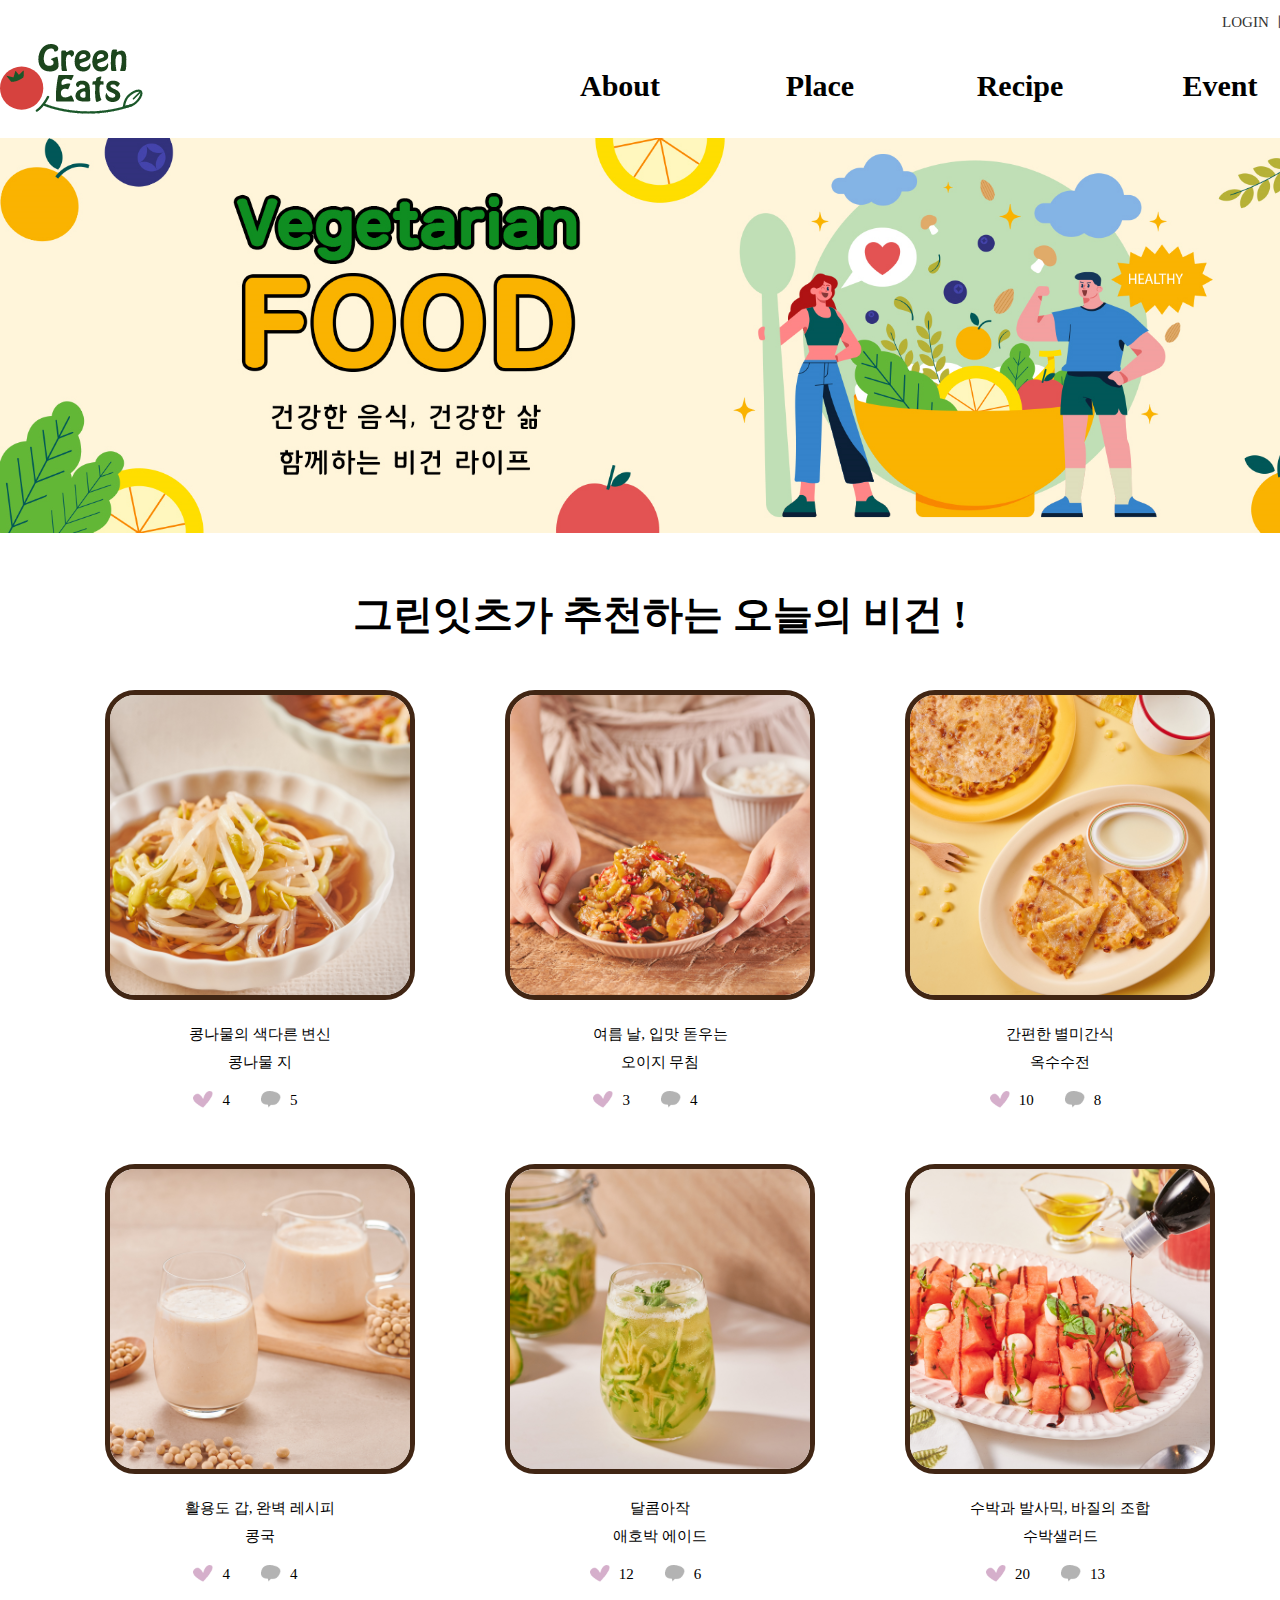
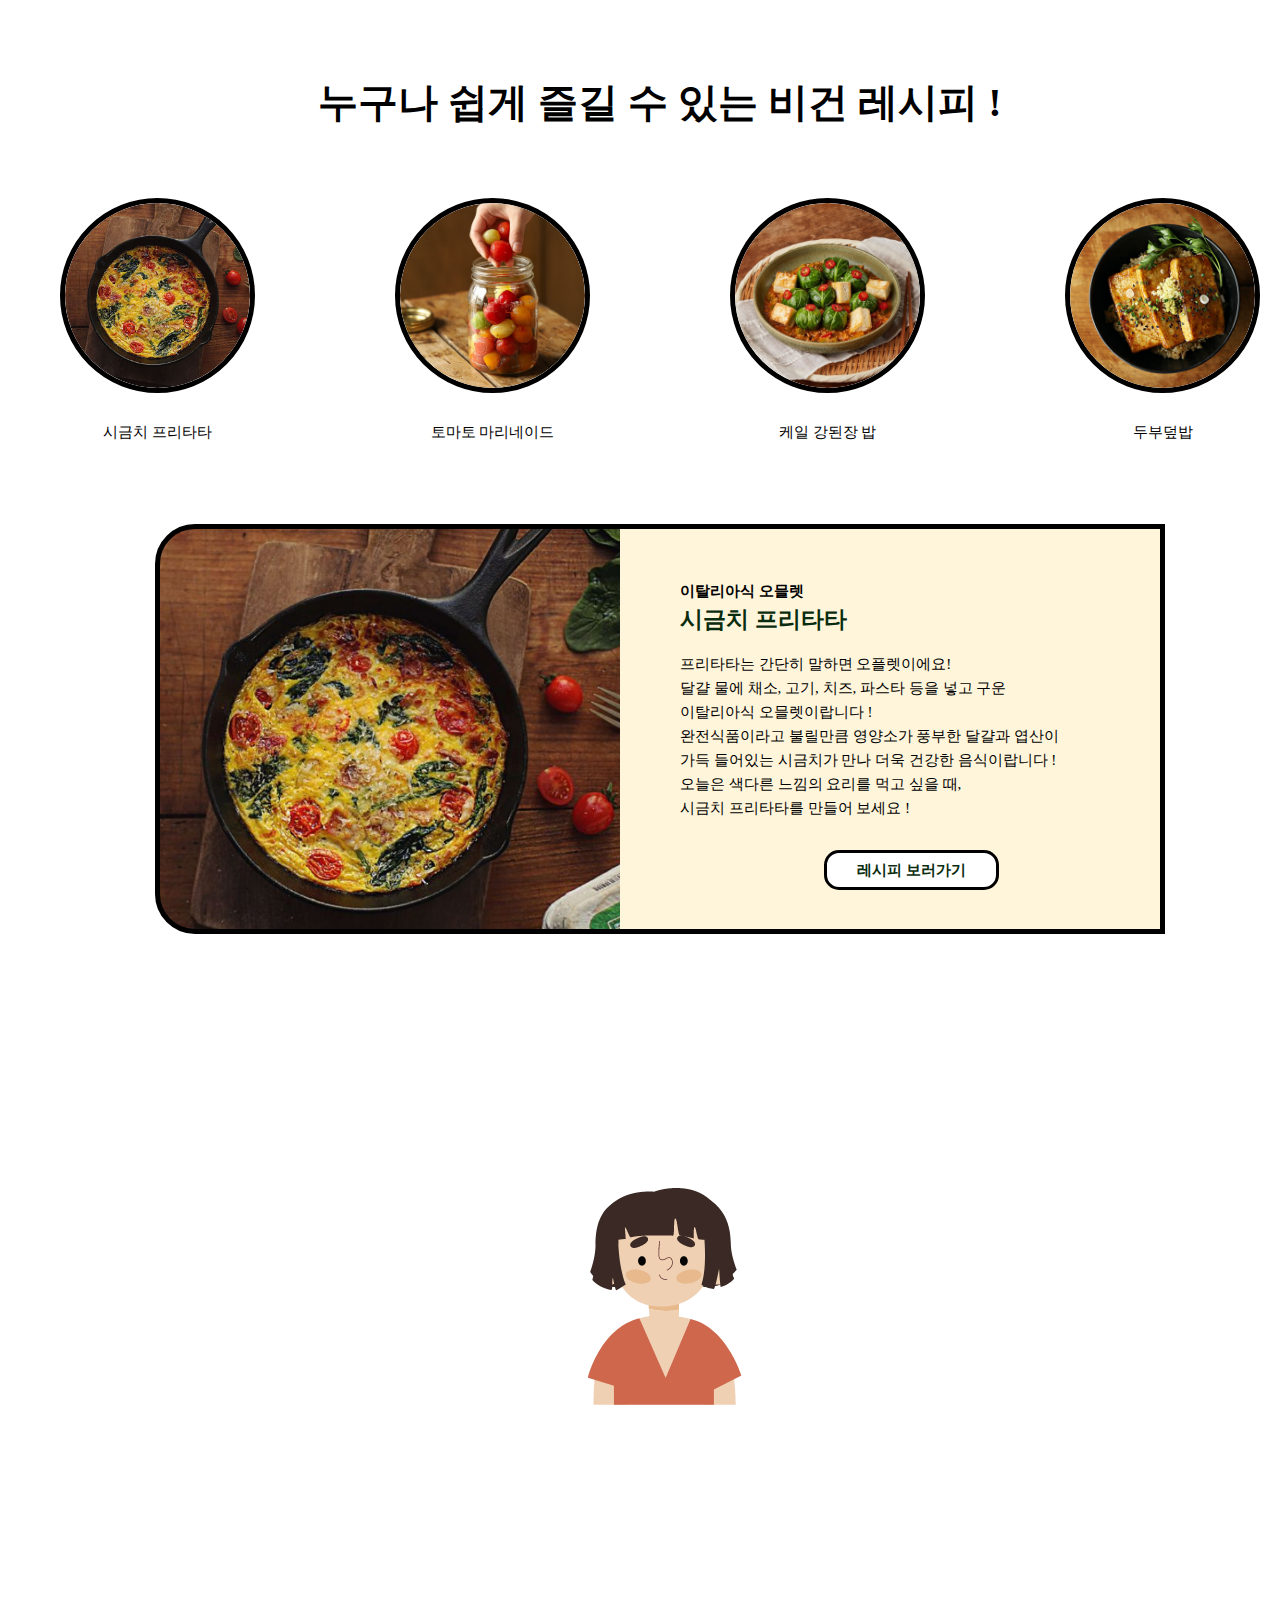
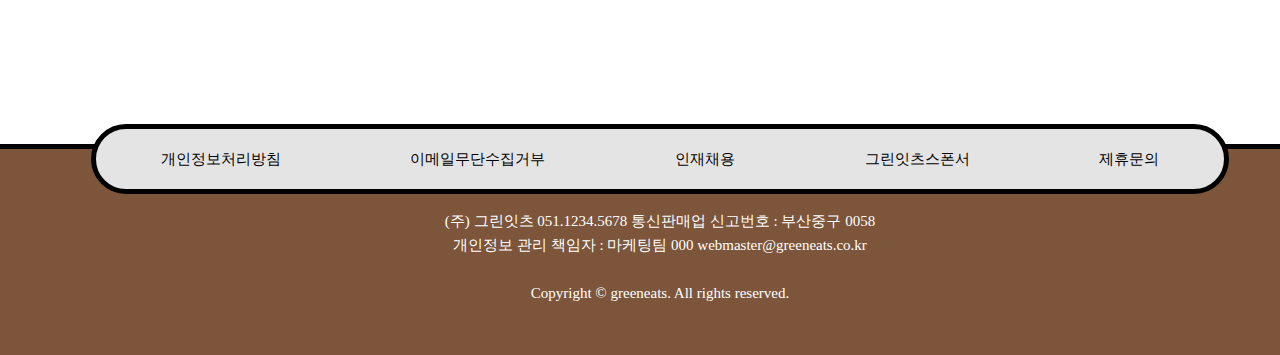
<file: recipe.html>
<!DOCTYPE html>
<html lang="ko">

<head>
  <meta charset="UTF-8">
  <meta http-equiv="X-UA-Compatible" content="IE=edge">
  <meta name="viewport" content="width=1400"><!--다른 매체에서도 너비 오류 없이 볼 수 있게-->
  <link href="./images/greeneats.png" rel="icon" type="image/png" sizes="32x32"><!--파비콘-->
  <title>비건레시피</title>

  <!-- 폰트 -->
  <link href="https://webfontworld.github.io/TheJamsil/TheJamsil.css" rel="stylesheet">
  <link href="https://webfontworld.github.io/goodchoice/Jalnan.css" rel="stylesheet">
  <link href="https://webfontworld.github.io/binggrae/Binggrae.css" rel="stylesheet">
  <!-- 폰트 -->

  <!-- aos css -->
  <link href="https://unpkg.com/aos@2.3.1/dist/aos.css" rel="stylesheet">


  <!-- 내 CSS -->
  <link rel="stylesheet" href="./css/recipe.css">

</head>

<body>
  <!-- 헤더 -->
  <div id="top">
    <ul>
      <li><a href="#">LOGIN ㅣ</a></li>
      <li><a href="#">JOIN</a></li>
    </ul>
  </div>

  <header>
    <div class="header_in">
      <a href="./index.html" class="logo"><img src="./images/main/logo.png" alt="logo"></a>
      <ul>
        <li><a href="#">About</a>
          <ul class="sub">
            <li><a href="./brandstory.html">브랜드 스토리</a></li>
            <li><a href="#">그린 캠페인</a></li>
          </ul>
        </li>
        <li><a href="#">Place</a>
          <ul class="sub">
            <li><a href="./restuarant.html">레스토랑</a></li>
            <li><a href="./bakery.html">베이커리</a></li>
          </ul>
        </li>
        <li><a href="#">Recipe</a>
          <ul class="sub">
            <li><a href="#move1">추천레시피</a></li>
            <li><a href="#move2" >요리법 연구소</a></li>
          </ul>
        </li>
        <li><a href="#">Event</a>
          <ul class="sub">
            <li><a href="./EVENT.html">페스티벌</a></li>
            <li><a href="./EVENT.html">스탬프</a></li>
          </ul>
        </li>
      </ul>
    </div>
    <div class="sub_box"></div>
  </header>
  <!-- 헤더 -->

  <!-- 배너 -->
  <img src="./images/recipe/banner.png" alt="배너" class="banner">
  <!-- 배너 -->

  <!-- 추천요리 -->
  <div id="move1">
    <h1>그린잇츠가 추천하는 오늘의 비건 !</h1>
    <div class="cookbox">
      <ul>
        <li class="img"><a href="#"><img src="./images/recipe/cook1.png" alt="콩나물지"></a></li>
        <li><a href="#" class="ps">콩나물의 색다른 변신 <br>콩나물 지</a></li>
        <li><a href="#none" class="icon1">4</a><a href="#none" class="icon2">5</a></li>
      </ul>

      <ul>
        <li class="img"><a href="#"><img src="./images/recipe/cook2.png" alt="오이지무침"></a></li>
        <li><a href="#" class="ps">여름 날, 입맛 돋우는<br> 오이지 무침</a></li>
        <li><a href="#none" class="icon1">3</a><a href="#none" class="icon2">4</a></li>
      </ul>

      <ul>
        <li class="img"><a href="#"><img src="./images/recipe/cook3.png" alt="옥수수전"></a></li>
        <li><a href="#" class="ps">간편한 별미간식 <br> 옥수수전</a></li>
        <li><a href="#none" class="icon1">10</a><a href="#none" class="icon2">8</a></li>
      </ul>
    </div>

    <div class="cookbox">
      <ul>
        <li class="img"><a href="#"><img src="./images/recipe/cook4.png" alt="콩국"></a></li>
        <li><a href="#" class="ps">활용도 갑, 완벽 레시피 <br>콩국</a></li>
        <li><a href="#none" class="icon1">4</a><a href="#none" class="icon2">4</a></li>
      </ul>

      <ul>
        <li class="img"><a href="#"><img src="./images/recipe/cook5.png" alt="콩나물지"></a></li>
        <li><a href="#" class="ps">달콤아작<br> 애호박 에이드</a></li>
        <li><a href="#none" class="icon1">12</a><a href="#none" class="icon2">6</a></li>
      </ul>

      <ul>
        <li class="img"><a href="#"><img src="./images/recipe/cook6.png" alt="콩나물지"></a></li>
        <li><a href="#" class="ps">수박과 발사믹, 바질의 조합 <br>수박샐러드</a></li>
        <li><a href="#none" class="icon1">20</a><a href="#none" class="icon2">13</a></li>
      </ul>
    </div>
</div>
  <!-- 추천요리 -->

  <!-- 레시피 -->
    <div id="move2" class="menubox">
      <h1>누구나 쉽게 즐길 수 있는 비건 레시피 !</h1>
      <div class="menubox_in">
        <ul class="cookmenu1">
          <li><a href="#menu1"><img src="./images/recipe/recipe1.png" alt="시금치 프리타타"></a></li>
          <li>시금치 프리타타</li>
        </ul>

        <ul class="cookmenu2">
          <li><a href="#menu2"><img src="./images/recipe/recipe2.png" alt="토마토 마리네이드"></a></li>
          <li>토마토 마리네이드</li>
        </ul>

        <ul class="cookmenu3">
          <li><a href="#menu3"><img src="./images/recipe/recipe3.png" alt="케일 강된장 밥"></a></li>
          <li>케일 강된장 밥</li>
        </ul>

        <ul class="cookmenu4">
          <li><a href="#menu4"><img src="./images/recipe/recipe4.png" alt="두부덮밥"></a></li>
          <li>두부덮밥</li>
        </ul>
      </div>

        <!-- 레시피1 -->
        <div id="menu1" class="popup1">
          <div>
            <div class="recipe">
              <div class="text">
                <h4>이탈리아식 오믈렛</h4>
                <h2>시금치 프리타타</h2>
                <p>
                  프리타타는 간단히 말하면 오플렛이에요! <br>
                  달걀 물에 채소, 고기, 치즈, 파스타 등을 넣고 구운 <br>
                  이탈리아식 오믈렛이랍니다 ! <br>
                  완전식품이라고 불릴만큼 영양소가 풍부한 달걀과 엽산이 <br>가득 들어있는
                  시금치가 만나 더욱 건강한 음식이랍니다 ! <br>
                  오늘은 색다른 느낌의 요리를 먹고 싶을 때, <br>
                  시금치 프리타타를 만들어 보세요 !
                </p>
                <a href="#none">레시피 보러가기</a>
              </div>
            </div>

            <div class="comentbox">
              <div class="coment1" data-aos="fade-down-right">
                <p>너무 성공적이네요. <br>
                  오븐에 들어갈 용기가 마땅치 않아 <br>
                  디폴트 용기에 종이호일 깔고 <br>
                  사용해도 괜찮았어요 !</p>
              </div>

              <div class="coment2" data-aos="fade-down-left">
                <p>집에 있는 시금치를 어떻게 처리해야하나 <br>
                  고민하고 있었는데 이렇게 맛있는 요리로 <br>
                  변신할 수 있네요 ! <br>
                  좋은 레시피 감사합니다 ! <br>
                </p>
              </div>

              <div class="coment3" data-aos="fade-up-right">
                <p>시금치 대신 여러가지 채소를 넣어서 <br>
                  만들어도 될거 같아요 ! <br>
                  여러 야채로 응용할 수 있어서 좋아요 ! <br>
                </p>
              </div>

              <div class="coment4" data-aos="fade-up-left">
                <p>시금치가 먹고 싶을 때 색다른 <br>음식으로 섭취하고 싶어서 해봤는데 <br>너무 맛있어요 ♡</p>
              </div>
            </div>

            <img class="man" src="./images/recipe/person1.png" alt="사람1">
          </div>
        </div>

        <!-- 레시피1 -->


        <!-- 레시피2 -->
        <div id="menu2" class="popup2">
          <div>
            <div class="recipe">
              <div class="text">
                <h4>신선하고 상큼한</h4>
                <h2>토마토마리네이드</h2>
                <p>
                  마리네이드는 고기나 생선을 조리하기 전 맛을 내기 위해 <br>
                  재워두는 액체를 말하는데요. <br>
                  올리브유, 레몬즙, 허브 등을 섞어 보다 풍미를 좋아지게 한답니다. <br>
                  토마토 마리네이드는 신선한 방울토마토에 올리브오일, 발사믹 식초, <br>
                  레몬즙, 등을 넣어 만든 요리에요. <br>
                  하루정도 숙성해 차갑게 먹으면 더욱 더 맛있답니다. <br>
                  치즈를 곁들여 샐러드나 파스타로 먹으면 정말 잘 어울리는 <br>
                  토마토 마리네이드 !
                </p>
                <a href="#none">레시피 보러가기</a>
              </div>
            </div>

            <div class="comentbox">
              <div class="coment1" data-aos="fade-down-right">
                <p>발사믹 식초 대신 <br>
                  발사믹 크림으로 만들 수 있을까요?</p>
              </div>

              <div class="coment2" data-aos="fade-down-left">
                <p>스테비아 방울토마토를 사용하니<br>
                  생각보다 많이 달아요. <br>
                  꿀은 1T만 넣어도 되겠어요 !
                </p>
              </div>

              <div class="coment3" data-aos="fade-up-right">
                <p>해보니 크기만 적당하다면 개인적으로 <br>
                  저는 대추방울도 괜찮았고 단단한 <br>
                  방울토마토를 해야 좋은거 같아요 !
                </p>
              </div>

              <div class="coment4" data-aos="fade-up-left">
                <p>단 맛은 취향에 맞게 조절하고 <br>
                  누구나 쉽게 따라할 수 있는 <br>
                  레시피였어요 !</p>
              </div>
            </div>

            <img class="man" src="./images/recipe/person2.png" alt="사람1">
          </div>
        </div>
        <!-- 레시피2 -->

        <!-- 레시피3 -->
        <div id="menu3" class="popup3">
          <div>
            <div class="recipe">
              <div class="text">
                <h4>비주얼만으로도 군침이 도는</h4>
                <h2>케일 강된장 밥</h2>
                <p>
                  비주얼만으로도 군침 돌게 만드는 케일 강된장쌈밥 레시피 알려 드릴게요. <br>된장에 각종 재료를 더해 되직하게 끓여 강된장을 만들어 주고요. <br>그 위에 케일쌈밥과 노릇하게 구운
                  두부를 살포시 올렸답니다. <br>케일쌈밥과 두부에 강된장을 듬뿍 찍어 한입 크게 먹어주면 <br>천국이 따로 없어요. 한 그릇에 담아내 먹기 편하고 <br>한끼 식사로도
                  안성맞춤이랍니다!
                </p>
                <a href="#none">레시피 보러가기</a>
              </div>
            </div>

            <div class="comentbox">
              <div class="coment1" data-aos="fade-down-right">
                <p>처음해본 메뉴인데 레시피보고 <br> 따라했어요 ! 너무 맛있네요 ^-^ <br>
                  저는 물 양 조절 살짝 실패했는데 <br> 그래도 맛있네요 !</p>
              </div>

              <div class="coment2" data-aos="fade-down-left">
                <p>강된장이 짜지 않아 가볍게 건강식으로도 <br>
                  다이어트식으로도 좋아요.
                  케일의 아삭함과 강된장의 조화로 <br>
                  맨밥을 싸 먹어도 좋네요.
                </p>
              </div>

              <div class="coment3" data-aos="fade-up-right">
                <p>마침 케일을 어떻게 먹어야하나 <br>
                  고민이었는데 감사해요 ! <br>
                  따라하기 쉬운 레시피 감사합니다 !
                </p>
              </div>

              <div class="coment4" data-aos="fade-up-left">
                <p>건강함이 묻어나는 아주 좋아하는 맛 ! <br>
                  입맛 없을 때 먹으면 딱입니다. <br>
                  레시피 강추 !</p>
              </div>
            </div>

            <img class="man" src="./images/recipe/person3.png" alt="사람1">
          </div>
        </div>
        <!-- 레시피3 -->

        <!-- 레시피4 -->
        <div id="menu4" class="popup4">
          <div>
            <div class="recipe">
              <div class="text">
                <h4>건강하고 맛있는 한 끼</h4>
                <h2>두부 덮밥</h2>
                <p>
                  오늘은 정말 너~무 맛있어서 다들 맛보셨으면 하는 <br>레시피를 들고 왔답니다! <br>
                  바로 식물 단백질이 풍부한 두부로 만든 두부 덮밥인데요. <br>
                  두부 덮밥은 먹음직스럽게 도톰하게 썬 두부를 <br>
                  간장 베이스로 졸여 밥 위에 얹으면 완성! <br>
                  만들기도 간단하고 맛도 좋아 누구나 좋아할 두부 덮밥. <br>
                  이런저런 요리하기 귀찮다면 반찬 필요 없는<br>
                  두부 덮밥 한 번 만들어 보세요!
                </p>
                <a href="#none">레시피 보러가기</a>
              </div>
            </div>

            <div class="comentbox">
              <div class="coment1" data-aos="fade-down-right">
                <p>간장 조림이라 아이와 함께 먹을 수 <br>
                  있어서 너무 좋아요 ! <br>
                  저는 양파를 슬라이스해서 밥에 올리고, <br>
                  한번 끓인 소스를 얹어서 먹었더니 <br>
                  촉촉하고 맛있습니다.</p>
              </div>

              <div class="coment2" data-aos="fade-down-left">
                <p>먹고 맛있어서 연달아 두 번 만들었습니다. <br>
                  생강은 없어서 그냥 고추냉이랑 쪽파만 <br>
                  올렸는데도 맛있었어요. <br>
                  확실히 고추냉이가 신의 한 수 입니다.
                </p>
              </div>

              <div class="coment3" data-aos="fade-up-right">
                <p>생강과 고추냉이는 꼭 들어가야 <br>
                  감칠맛이 나네요. <br>
                  다른 분들도 생강, <br>고추냉이는 꼭 넣으시길 !
                </p>
              </div>

              <div class="coment4" data-aos="fade-up-left">
                <p>원래 두부 좋아하지만 이렇게 덮밥으로 <br>
                  먹는다는 생각은 안해봤는데 정말 맛있게 <br>
                  잘 만들어서 먹었어요!</p>
              </div>
            </div>

            <img class="man" src="./images/recipe/person4.png" alt="사람1">
          </div>
        </div>
        <!-- 레시피4 -->

    </div>

  <!-- 레시피 -->

  <!-- 푸터 -->
  <footer>
    <div class="footer_in">
      <ul>
        <li><a href="#none">개인정보처리방침</a></li>
        <li><a href="#none">이메일무단수집거부</a></li>
        <li><a href="#none">인재채용</a></li>
        <li><a href="#none">그린잇츠스폰서</a></li>
        <li><a href="#none">제휴문의</a></li>
      </ul>
    </div>
    <p>(주) 그린잇츠 051.1234.5678 통신판매업 신고번호 : 부산중구 0058 <br>
      개인정보 관리 책임자 : 마케팅팀 000 webmaster@greeneats.co.kr <br>
      <br>
      Copyright © greeneats. All rights reserved.
    </p>
  </footer>
  <!-- 푸터 -->

  <!-- 탑버튼 -->
  <a href="#" class="top"><img src="./images/restaurant/topbutton.png" alt="top버튼"></a>
  <!-- 탑버튼 -->


  <!-- 제이쿼리 -->
  <script src="https://code.jquery.com/jquery-3.7.1.min.js"
    integrity="sha256-/JqT3SQfawRcv/BIHPThkBvs0OEvtFFmqPF/lYI/Cxo=" crossorigin="anonymous"></script>
  <script src="https://code.jquery.com/jquery-2.2.0.min.js"></script><!-- 제이쿼리 라이브러리,수정X -->


  <script src="https://unpkg.com/aos@2.3.1/dist/aos.js"></script><!-- aos 라이브러리 -->

  <!-- 내 js -->
  <script src="./js/recipe.js"></script>

</body>

</html>
</file>
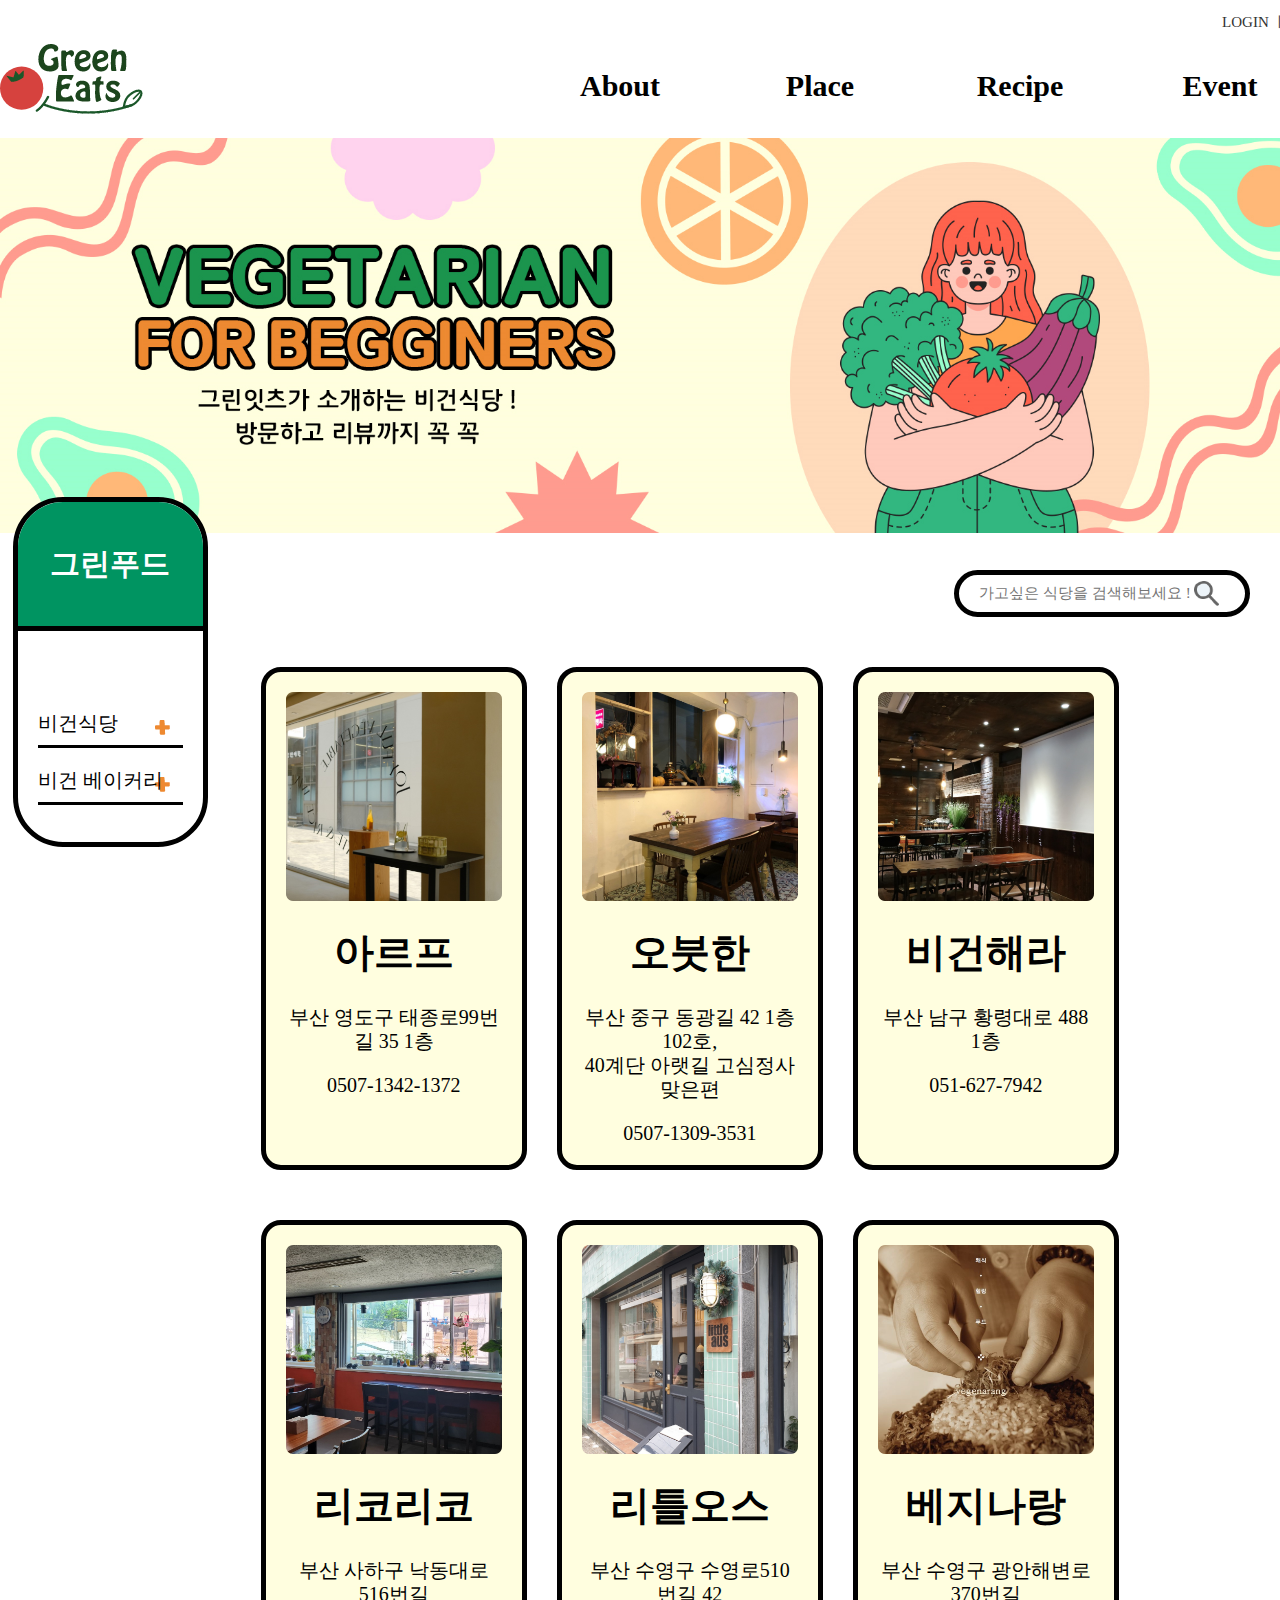
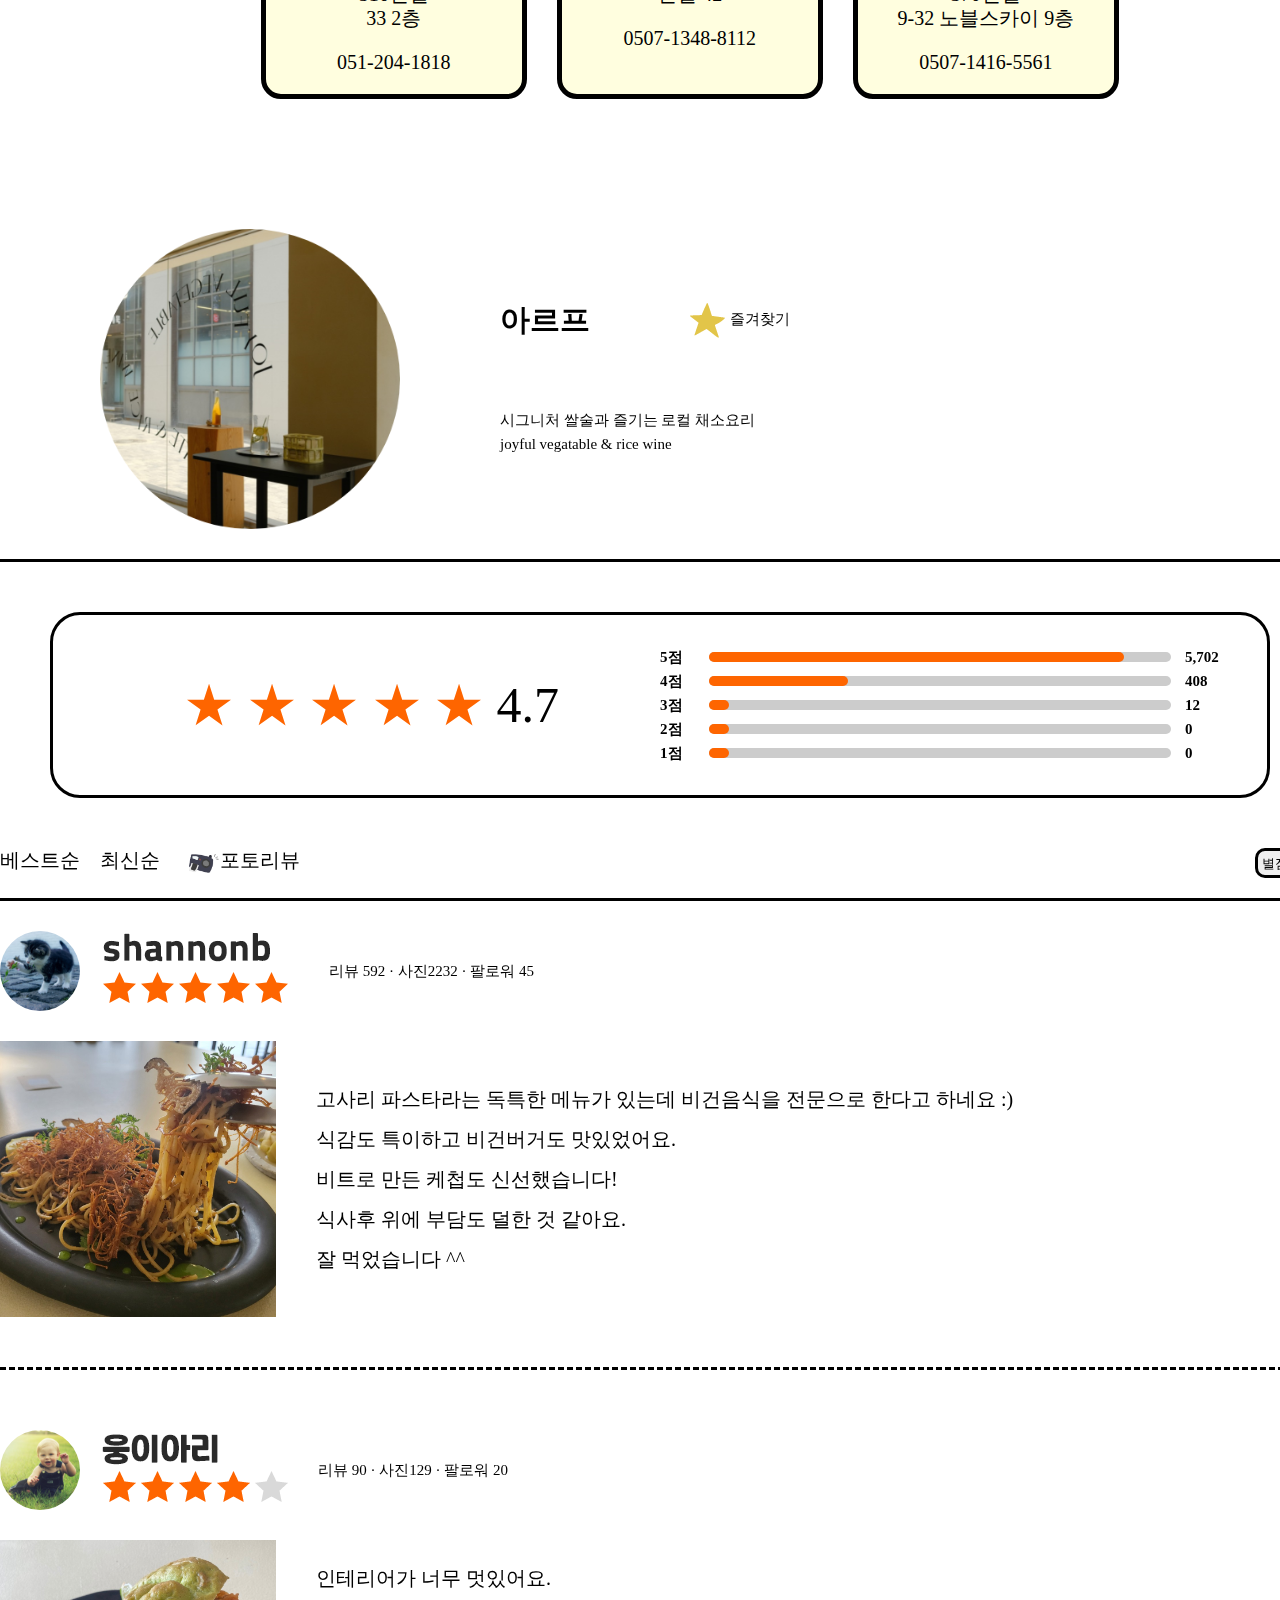
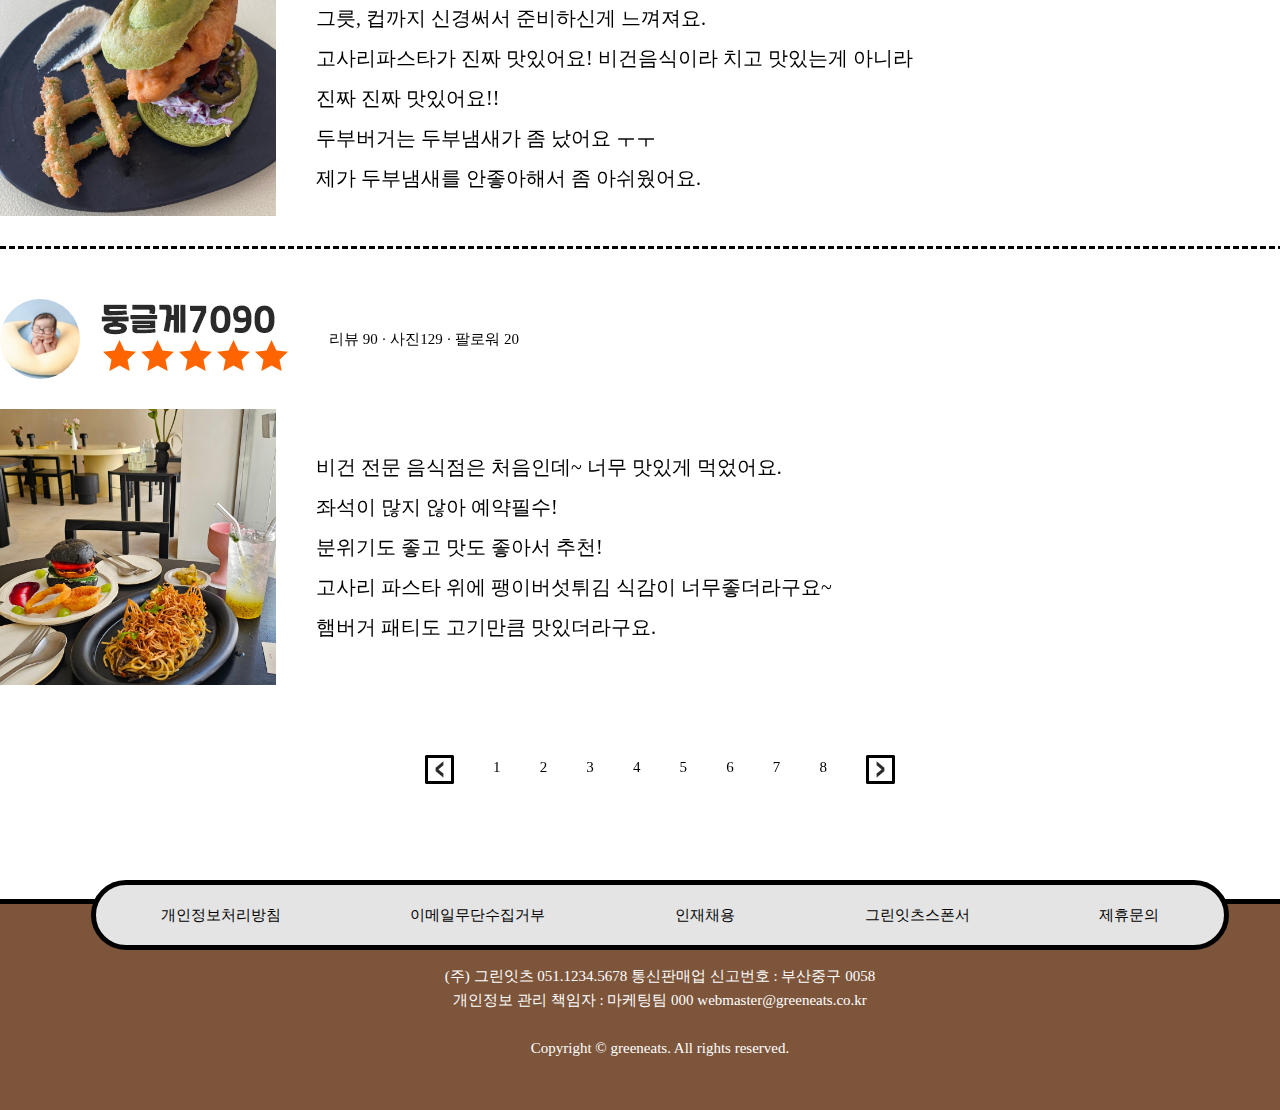
<file: restuarant.html>
<!DOCTYPE html>
<html lang="ko">

<head>
  <meta charset="UTF-8">
  <meta http-equiv="X-UA-Compatible" content="IE=edge">
  <meta name="viewport" content="width=1400"><!--다른 매체에서도 너비 오류 없이 볼 수 있게-->
  <link href="./images/greeneats.png" rel="icon" type="image/png" sizes="32x32"><!--파비콘-->
  <title>그린잇츠 - 식당</title>

  <!-- 폰트 -->
  <link href="https://webfontworld.github.io/TheJamsil/TheJamsil.css" rel="stylesheet">
  <link href="https://webfontworld.github.io/goodchoice/Jalnan.css" rel="stylesheet">
  <link href="https://webfontworld.github.io/binggrae/Binggrae.css" rel="stylesheet">
  <!-- 폰트 -->

  <!-- 내 CSS -->
  <link rel="stylesheet" href="./css/restaurant.css">

</head>

<body>
  <!-- 헤더 -->
  <div id="top">
    <ul>
      <li><a href="#">LOGIN ㅣ</a></li>
      <li><a href="#">JOIN</a></li>
    </ul>
  </div>

  <header>
    <div class="header_in">
      <a href="./index.html" class="logo"><img src="./images/main/logo.png" alt="logo"></a>
      <ul>
        <li><a href="#">About</a>
          <ul class="sub">
            <li><a href="./brandstory.html">브랜드 스토리</a></li>
            <li><a href="#">그린 캠페인</a></li>
          </ul>
        </li>
        <li><a href="#">Place</a>
          <ul class="sub">
            <li><a href="./restuarant.html">레스토랑</a></li>
            <li><a href="./bakery.html">베이커리</a></li>
          </ul>
        </li>
        <li><a href="#">Recipe</a>
          <ul class="sub">
            <li><a href="./recipe.html">추천레시피</a></li>
            <li><a href="#">요리법 연구소</a></li>
          </ul>
        </li>
        <li><a href="#">Event</a>
          <ul class="sub">
            <li><a href="./EVENT.html">페스티벌</a></li>
            <li><a href="./EVENT.html">스탬프</a></li>
          </ul>
        </li>
      </ul>
    </div>
    <div class="sub_box"></div>
  </header>
  <!-- 헤더 -->

  <!-- 배너 -->
  <img class="banner" src="./images/restaurant/banner.png" alt="banner">
  <!-- 배너 -->

  <!-- 서치 -->
  <input type="search" id="search" size="30" placeholder="가고싶은 식당을 검색해보세요 !">
  <!-- 서치 -->

  <!-- 식당 정보 -->
  <div class="all">
    <div class="greenfood">
      <h1>그린푸드</h1>
      <ul>
        <li><a href="./restuarant.html">비건식당</a></li>
        <li><a href="./bakery.html">비건 베이커리</a></li>
      </ul>
    </div>

    <section>
      <div class="infobox">
        <a href="#all2">
          <ul>
            <li><img src="./images/restaurant/restaurant1.png" alt="아르프"></li>
            <li>
              <h2>아르프</h2>
            </li>
            <li>부산 영도구 태종로99번길 35 1층</li>
            <li>0507-1342-1372</li>
          </ul>
        </a>

        <a href="#all3">
          <ul>
            <li><img src="./images/restaurant/restaurant2.png" alt="오붓한"></li>
            <li>
              <h2>오붓한</h2>
            </li>
            <li>부산 중구 동광길 42 1층 102호, <br>
              40계단 아랫길 고심정사 맞은편</li>
            <li>0507-1309-3531</li>
          </ul>
        </a>

        <a href="#none">
          <ul>
            <li><img src="./images/restaurant/restaurant3.png" alt="비건해라"></li>
            <li>
              <h2>비건해라</h2>
            </li>
            <li>부산 남구 황령대로 488 1층</li>
            <li>051-627-7942</li>
          </ul>
        </a>
      </div>
      <div class="infobox">

        <a href="#none">
          <ul>
            <li><img src="./images/restaurant/restaurant4.png" alt="리코리코"></li>
            <li>
              <h2>리코리코</h2>
            </li>
            <li>부산 사하구 낙동대로516번길 <br>
              33 2층</li>
            <li>051-204-1818</li>
          </ul>
        </a>

        <a href="#none">
          <ul>
            <li><img src="./images/restaurant/restaurant5.png" alt="리틀오스"></li>
            <li>
              <h2>리틀오스</h2>
            </li>
            <li>부산 수영구 수영로510번길 42</li>
            <li>0507-1348-8112</li>
          </ul>
        </a>
        
        <a href="#none">
          <ul>
            <li><img src="./images/restaurant/restaurant6.png" alt="베지나랑"></li>
            <li>
              <h2>베지나랑</h2>
            </li>
            <li>부산 수영구 광안해변로370번길 <br>
              9-32 노블스카이 9층</li>
            <li>0507-1416-5561</li>
          </ul>
        </a>
      </div>
    </section>
  </div>
  <!-- 식당 정보 -->

  <!-- 리뷰 -->
  <div id="all2" class="popup1">
    <div>
      <div class="reviewtitle-border">
        <div class="revieiwtitle_in">
          <img class="arif" src="./images/restaurant/revewtitle.png" alt="아르프">
          <div class="ps">
            <h2>아르프</h2>
            <a href="#"><img src="./images/restaurant/staricon.png" alt="즐겨찾기">즐겨찾기</a>
            <p>시그니처 쌀술과 즐기는 로컬 채소요리
              <br> joyful vegatable & rice wine
            </p>
          </div>
        </div>
      </div>

      <div class="stargraph">
        <p><span>★ ★ ★ ★ ★</span> 4.7</p>
        <div class="graphs">
          <strong>5점</strong>
          <div class="graph stack">
            <span style="width:90%">90%</span>
          </div>
          <b>5,702</b>

          <strong>4점</strong>
          <div class="graph stack2">
            <span style="width:30%">30%</span>
          </div>
          <b>408</b>

          <strong>3점</strong>
          <div class="graph stack3">
            <span style="width:0%">0%</span>
          </div>
          <b>12</b>

          <strong>2점</strong>
          <div class="graph stack4">
            <span style="width:0%">0%</span>
          </div>
          <b>0</b>

          <strong>1점</strong>
          <div class="graph stack4">
            <span style="width:0%">0%</span>
          </div>
          <b>0</b>
        </div>
      </div>

      <div class="rank">
        <ul>
          <li><a href="#">베스트순</a></li>
          <li><a href="#">최신순</a></li>
          <li><a href="#">포토리뷰</a></li>
        </ul>
        <select name="별점">
          <option>별점</option>
          <option>낮은순</option>
          <option>높은순</option>
        </select>
      </div>


      <div class="review">
        <div class="name">
          <img src="./images/restaurant/revew1-1.png" alt="강아지차차">
          <p>리뷰 592 · 사진2232 · 팔로워 45</p>
        </div>
        <div class="photoreview">
          <img src="./images/restaurant/revew1.png" alt="고사리 파스타">
          <p>고사리 파스타라는 독특한 메뉴가 있는데 비건음식을 전문으로 한다고 하네요 :) <br>
            식감도 특이하고 비건버거도 맛있었어요. <br>
            비트로 만든 케첩도 신선했습니다! <br>
            식사후 위에 부담도 덜한 것 같아요. <br>
            잘 먹었습니다 ^^
          </p>
        </div>

        <div class="buger">
          <div class="name">
            <img src="./images/restaurant/revew1-2.png" alt="웅이아리">
            <p>리뷰 90 · 사진129 · 팔로워 20</p>
          </div>
          <div class="photoreview">
            <img src="./images/restaurant/revew2.png" alt="두부버거">
            <p>인테리어가 너무 멋있어요. <br>
              그릇, 컵까지 신경써서 준비하신게 느껴져요. <br>
              고사리파스타가 진짜 맛있어요! 비건음식이라 치고 맛있는게 아니라 <br>
              진짜 진짜 맛있어요!! <br>
              두부버거는 두부냄새가 좀 났어요 ㅜㅜ <br>
              제가 두부냄새를 안좋아해서 좀 아쉬웠어요. <br>
            </p>
          </div>
        </div>
      </div>
      <div class="name">
        <img src="./images/restaurant/revew1-3.png" alt="둥글게 7080">
        <p>리뷰 90 · 사진129 · 팔로워 20</p>
      </div>
      <div class="photoreview">
        <img src="./images/restaurant/revew3.png" alt="두부버거">
        <p>비건 전문 음식점은 처음인데~ 너무 맛있게 먹었어요. <br>
          좌석이 많지 않아 예약필수! <br>
          분위기도 좋고 맛도 좋아서 추천! <br>
          고사리 파스타 위에 팽이버섯튀김 식감이 너무좋더라구요~ <br>
          햄버거 패티도 고기만큼 맛있더라구요.
        </p>
      </div>


      <div class="number">
        <img src="./images/restaurant/left.png" alt="left">
        <p>1</p>
        <p>2</p>
        <p>3</p>
        <p>4</p>
        <p>5</p>
        <p>6</p>
        <p>7</p>
        <p>8</p>
        <img src="./images/restaurant/right.png" alt="right">
      </div>
    </div>
  </div>
  <!-- 리뷰 -->

  <!-- 리뷰 -->
  <div id="all3" class="popup2">
    <div>
      <div class="reviewtitle-border">
        <div class="revieiwtitle_in">
          <img class="arif" src="./images/restaurant/reviewtitle2.png" alt="오붓한">
          <div class="ps">
            <h2>오붓한</h2>
            <a href="#"><img src="./images/restaurant/staricon.png" alt="즐겨찾기">즐겨찾기</a>
            <p>계절과 로컬을 담은 한끼
              <br> 모든 메뉴는 비건으로 준비됩니다.
            </p>
          </div>
        </div>
      </div>

      <div class="stargraph">
        <p><span>★ ★ ★ ★ ★</span> 4.8</p>
        <div class="graphs">
          <strong>5점</strong>
          <div class="graph stack">
            <span style="width:90%">90%</span>
          </div>
          <b>5,702</b>

          <strong>4점</strong>
          <div class="graph stack2">
            <span style="width:30%">30%</span>
          </div>
          <b>408</b>

          <strong>3점</strong>
          <div class="graph stack3">
            <span style="width:0%">0%</span>
          </div>
          <b>12</b>

          <strong>2점</strong>
          <div class="graph stack4">
            <span style="width:0%">0%</span>
          </div>
          <b>0</b>

          <strong>1점</strong>
          <div class="graph stack4">
            <span style="width:0%">0%</span>
          </div>
          <b>0</b>
        </div>
      </div>

      <div class="rank">
        <ul>
          <li><a href="#">베스트순</a></li>
          <li><a href="#">최신순</a></li>
          <li><a href="#">포토리뷰</a></li>
        </ul>
        <select name="별점">
          <option>별점</option>
          <option>낮은순</option>
          <option>높은순</option>
        </select>
      </div>


      <div class="review">
        <div class="name">
          <img src="./images/restaurant/revew1-1.png" alt="강아지차차">
          <p>리뷰 592 · 사진2232 · 팔로워 45</p>
        </div>
        <div class="photoreview">
          <img src="./images/restaurant/revew1.png" alt="고사리 파스타">
          <p>톳밥반상이랑 파인애플 에이드 먹었어요. <br>
            밥이랑 반찬 하나하나 전부 다 맛있고 재료가 좋은 맛이 느껴졌어요 ! <br>
            더 먹고 싶은데 너무 배불러서 못 먹은게 아쉬웠어요 ㅜ <br>
            분위기도 좋아서 또 가고싶은 곳입니다. <br>
            저녁메뉴도 꼭 먹고싶었는데 일정이 안되어서 너무 아쉬웠어요.
          </p>
        </div>

        <div class="buger">
          <div class="name">
            <img src="./images/restaurant/revew1-2.png" alt="웅이아리">
            <p>리뷰 90 · 사진129 · 팔로워 20</p>
          </div>
          <div class="photoreview">
            <img src="./images/restaurant/review2-2.png" alt="두부버거">
            <p>간이 세지 않고 슴슴하니 정갈한 느낌이라 맛있게 잘 먹었습니다. <br>
              방아된장이 너무 맛과 향이 좋았어요. <br> 사장님도 여유와 상냥함이 밴 자세와 어투여서 <br> 친절하시고 너무 좋습니다 ! <br> 다음에도 또 갈거에요 !
            </p>
          </div>
        </div>
      </div>
      <div class="name">
        <img src="./images/restaurant/revew1-3.png" alt="둥글게 7080">
        <p>리뷰 90 · 사진129 · 팔로워 20</p>
      </div>
      <div class="photoreview">
        <img src="./images/restaurant/review2-3.png" alt="두부버거">
        <p>정갈하고 맛있는 식사 감사합니다.!! <br>
          저렴하다고 생각이 들 정도로 무척 풍성하고 정성스럽게 <br> 나와서 감동이었어요.. <br>
          이렇게 감동적인 식당은 간만에 가봐서 리뷰를 남기게 되네요. <br>
          사장님도 친절하셔서 좋았고 예약을 해야 먹을 수 있으니 <br> 미리 예약하시고 가세요 !
        </p>
      </div>


      <div class="number">
        <img src="./images/restaurant/left.png" alt="left">
        <p>1</p>
        <p>2</p>
        <p>3</p>
        <p>4</p>
        <p>5</p>
        <p>6</p>
        <p>7</p>
        <p>8</p>
        <img src="./images/restaurant/right.png" alt="right">
      </div>
    </div>
  </div>
  <!-- 리뷰 -->

  <!-- 푸터 -->
  <footer>
    <div class="footer_in">
      <ul>
        <li><a href="#none">개인정보처리방침</a></li>
        <li><a href="#none">이메일무단수집거부</a></li>
        <li><a href="#none">인재채용</a></li>
        <li><a href="#none">그린잇츠스폰서</a></li>
        <li><a href="#none">제휴문의</a></li>
      </ul>
    </div>
    <p>(주) 그린잇츠 051.1234.5678 통신판매업 신고번호 : 부산중구 0058 <br>
      개인정보 관리 책임자 : 마케팅팀 000 webmaster@greeneats.co.kr <br>
      <br>
      Copyright © greeneats. All rights reserved.
    </p>
  </footer>
  <!-- 푸터 -->

  <!-- 탑버튼 -->
  <a href="#" class="top"><img src="./images/restaurant/topbutton.png" alt="top버튼"></a>
  <!-- 탑버튼 -->


  <script src="https://code.jquery.com/jquery-3.7.1.min.js"
    integrity="sha256-/JqT3SQfawRcv/BIHPThkBvs0OEvtFFmqPF/lYI/Cxo=" crossorigin="anonymous"></script>
  <script src="https://code.jquery.com/jquery-2.2.0.min.js"></script><!-- 제이쿼리 라이브러리,수정X -->

  <!-- 내 js -->
  <script src="./js/restaurant.js"></script>
</body>

</html>
</file>
<file: css/bakery.css>
* {
    margin: 0;
    padding: 0;
}

ul {
    list-style: none;
}

a {
    text-decoration: none;
    color: #000;
}

body {
    font-family: 'TheJamsil';
    font-size: 15px;
    line-height: 24px;
    color: #000;
    min-width: 1320px;
}

/* 탑 */
#top ul {
    width: 1320px;
    margin: 10px auto;
    display: -moz-box;
    display: -webkit-box;
    display: -ms-flexbox;
    display: flex;
    justify-content: flex-end;
}

#top ul li a {
    display: block;
    color: #333;
}

#top ul li a:hover {
    color: #ccc;
}

/* 헤더 */
header {
    position: relative;
}

.header_in {
    width: 1320px;
    margin: auto;
    display: -moz-box;
    display: -webkit-box;
    display: -ms-flexbox;
    display: flex;
    justify-content: space-between;
}

.header_in>ul {
    display: -moz-box;
    display: -webkit-box;
    display: -ms-flexbox;
    display: flex;
    justify-content: center;
}

.header_in>ul>li {
    width: 200px;
    position: relative;
}

.header_in>ul>li>a {
    display: block;
    font-size: 30px;
    font-family: 'Jalnan';
    font-weight: bold;
    text-align: center;
    padding: 30px 0px 40px;
}

.header_in>ul>li:hover>a {
    display: block;
    color: #ec4410;
    background-color: rgba(254, 102, 0, 0.3);
    border-radius: 10px 10px 0 0;
}

/* 서브메뉴 */
.sub_box {
    width: 100%;
    height: 128px;
    position: absolute;
    top: 100%;
    left: 0;
    background-color: rgba(254, 102, 0, 0.3);
    display: none;
    z-index: 98;
}

.sub {
    width: 200px;
    text-align: center;
    position: absolute;
    z-index: 99;
    display: none;
}

.sub a {
    display: block;
    padding: 20px 0;
    font-size: 20px;
    font-weight: bold;
    color: #222;
}

.sub a:hover {
    color: #FE6500;
}

/* 서브메뉴 */

/* 배너 이미지 */
.banner {
    width: 100%;
}

/* 배너 이미지 */

/* 서치 */
input {
    border: 5px solid #000;
    border-radius: 30px;
    text-align: center;
    font-family: 'Jalnan';
    font-size: 15px;
    background: url(../images/restaurant/saerch.png) no-repeat 90% 50%;
    background-size: 25px 25px;
    padding: 10px 20px 10px 0;
    margin-left: 68%;
    margin-top: 30px;
}

/* 서치 */
/* 식당정보 전체박스 */
.all {
    position: relative;
    display: -moz-box;
    display: -webkit-box;
    display: -ms-flexbox;
    display: flex;
}

/* 식당정보 전체박스 */
/* 식당 정보 */
section {
    width: 72%;
    padding-left: 5%;
    box-sizing: border-box;
}

.infobox {
    width: 100%;
    display: -moz-box;
    display: -ms-flexbox;
    display: -webkit-box;
    display: flex;
    justify-content: space-between;
    margin-top: 50px;
}

.infobox ul {
    width: 31%;
    background-color: #DCF2C6;
    border: 5px solid #000;
    border-radius: 20px;
    box-sizing: border-box;
    padding: 0 20px;
}

.infobox ul:hover {
    background-color:#B2DA8B;
}

.infobox ul li {
    text-align: center;
}

.infobox ul li img {
    display: block;
    width: 100%;
    transform: all 1s;
}
.infobox ul:hover{
    animation: up 1s ;
}
@keyframes up{
    0%{transform: translateY(-50px);}
    100%{transform: translateY(0px);}
}

.infobox ul li h2 {
    font-family: 'Jalnan';
    font-size: 40px;
    margin: 40px 0;
}

.infobox ul li {
    font-size: 20px;
    margin: 20px 0;
}

/* 그린푸드 */
.greenfood {
    width: 14%;
    height: 340px;
    border: 5px solid #000;
    border-radius: 50px;
    position: sticky;
    top: 0%;
    left: 1%;
    margin-top: -120px;
}

.greenfood h1 {
    display: block;
    text-align: center;
    padding: 50px 0;
    background-color: #009461;
    color: #fff;
    font-family: 'Jalnan';
    border-bottom: 5px solid #000;
    border-radius: 45px 45px 0 0;
}

.greenfood li:nth-child(1) {
    margin-top: 80px;
}

.greenfood li a {
    display: block;
    margin: 20px;
    padding-bottom: 10px;
    border-bottom: 3px solid #000;
    background: url(../images/restaurant/icon.png) no-repeat 90% 50%;
    font-size: 20px;
}
.greenfood li a:hover{
    font-weight: bolder;
}
/* 그린푸드 */
/* 식당 정보 */

/* 리뷰 */
#all2 {
    width: 1320px;
    margin: 100px auto 50px;
}

.reviewtitle-border {
    padding: 30px 0;
    border-bottom: 3px solid #000;
}

.revieiwtitle_in {
    display: -moz-box;
    display: -webkit-box;
    display: -ms-flexbox;
    display: flex;
    align-items: center;
    margin: auto;
}

.revieiwtitle_in img {
    margin: 0 100px;
}

.revieiwtitle_in .arif {
    display: block;
    width: 300px;
}

.ps {
    display: -moz-box;
    display: -webkit-box;
    display: -ms-flexbox;
    display: flex;
    flex-wrap: wrap;
    align-items: center;
}

.ps h2 {
    font-family: 'Jalnan';
    font-size: 30px;
}

.ps a img {
    vertical-align: middle;
    margin-right: 5px;
}

.ps a:hover {
    color: #FE6500;
}

.ps p {
    margin-top: 70px;
    width: 100%;
    font-family: 'Binggrae';
}

/* 별점 그래프 */
.stargraph {
    display: -moz-box;
    display: -webkit-box;
    display: -ms-flexbox;
    display: flex;
    justify-content: center;
    margin: 50px;
    border: 3px solid #000;
    border-radius: 30px;
    padding: 30px;
    align-items: center;
}

.stargraph p {
    flex: 1;
    text-align: center;
    text-align: center;
    font-size: 50px;
    font-family: 'Jalnan';
}

.stargraph p img {
    width: 350px;
}

.graphs {
    flex: 1;
    display: -moz-box;
    display: -webkit-box;
    display: -ms-flexbox;
    display: flex;
    flex-wrap: wrap;
    width: 400px;
    align-items: center;
    justify-content: space-between;
}

.graphs b {
    width: 9%;
}

.graphs strong {
    width: 6%;
}

.graph {
    width: 80%;
    height: 10px;
    background: #ccc;
    border-radius: 40px;
}

.graph span {
    display: block;
    padding: 0 10px;
    height: 10px;
    line-height: 40px;
    text-align: right;
    border-radius: 40px;
    box-sizing: border-box;
    color: #fff;
}

.stack span {
    animation: stack 2s 1;
    background: #FE6500;
}

.stack2 span {
    animation: stack2 2s 1;
    background: #FE6500;
}

.stack3 span {
    animation: stack3 2s 1;
    background: #FE6500;
}

.stack4 span {
    animation: stack4 2s 1;
    background: #FE6500;
}

@keyframes stack {
    0% {
        width: 0;
        color: rgba(255, 255, 255, 0);
    }

    40% {
        color: rgb(0, 0, 0);
    }

    100% {
        width: 90%;
    }
}

@keyframes stack2 {
    0% {
        width: 0;
        color: rgba(255, 255, 255, 0);
    }

    40% {
        color: rgb(0, 0, 0);
    }

    100% {
        width: 30%;
    }
}

@keyframes stack3 {
    0% {
        width: 0;
        color: rgba(255, 255, 255, 0);
    }

    40% {
        color: rgb(0, 0, 0);
    }

    100% {
        width: 0%;
    }
}

@keyframes stack4 {
    0% {
        width: 0;
        color: rgba(255, 255, 255, 0);
    }

    40% {
        color: rgb(0, 0, 0);
    }

    100% {
        width: 0%;
    }
}

/* 별점 그래프 */

.rank {
    width: 1320px;
    display: -moz-box;
    display: -webkit-box;
    display: -ms-flexbox;
    display: flex;
    justify-content: space-between;
    border-bottom: 3px solid #000;
    padding-bottom: 20px;
}

.rank ul {
    display: -moz-box;
    display: -webkit-box;
    display: -ms-flexbox;
    display: flex;
}

.rank ul li {
    margin-right: 20px;
    font-family: 'Jalnan';
    font-size: 20px;
}

.rank ul li:nth-child(3) {
    padding-left: 40px;
    background: url(../images/restaurant/photo.png) no-repeat 10% 50%;
    background-size: 30px;
}

.rank ul li a:hover{
 color: #FE6500;
}

select {
    height: 30px;
    border: 3px solid #000;
    border-radius: 10px;
    font-family: 'Binggrae';
    font-weight: 500;
}

.review {
    width: 1320px;
    margin: auto;
}

.name {
    display: -moz-box;
    display: -webkit-box;
    display: -ms-flexbox;
    display: flex;
    align-items: center;
    margin: 30px 0;
}

.name img {
    margin-right: 30px;
}

.photoreview {
    display: -moz-box;
    display: -webkit-box;
    display: -ms-flexbox;
    display: flex;
    align-items: center;
}

.photoreview img {
    margin-right: 40px;
}

.photoreview p {
    font-size: 20px;
    line-height: 40px;
}

.buger {
    margin: 50px 0;
    padding: 30px 0;
    border-top: 3px #000 dashed;
    border-bottom: 3px #000 dashed;
}
/* 리뷰 */

/* 페이지 */
.number{
    width: 470px;
    margin: 70px auto;
    display: -moz-box;
    display: -webkit-box;
    display: -ms-flexbox;
    display: flex;
    justify-content: space-between;
}
.number p:hover{
    font-weight: bolder;
}
/* 페이지 */

/* 푸터 */
footer{
    width: 100%;
    background-color: #7D553B;
    border-top: 5px solid #000;
    position: relative;
}
footer p{
    color: #fff;
    text-align: center;
    font-size: 15px;
    padding: 60px 0 50px 0;
    margin: 0;
    font-weight: 100;
}
.footer_in{
    width: 1128px;
    margin: auto;
    background-color:#E4E4E4 ;
    border: 5px solid #000;
    border-radius: 50px;
    position: absolute;
    top:-12%;
    left: 50%;
    transform: translateX(-50%);
}
.footer_in ul{
    display: -moz-box;
    display: -ms-flexbox;
    display: -webkit-box;
    display: flex;
    justify-content: space-around;
}
.footer_in ul li a{
    display: block;
    padding: 18px 0;
    font-size: 15px;
}

.footer_in ul li a:hover{
    text-decoration: underline;
}
/* 푸터 */

/*  탑버튼 icon 꾸미기 */
.top{
    position:fixed; 
    bottom:50px; 
    right:50px; 
    display:none;
  }
/*  탑버튼 icon 꾸미기 */
</file>
<file: css/brandstory.css>
* {
    margin: 0;
    padding: 0;
}

ul {
    list-style: none;
}

a {
    text-decoration: none;
    color: #000;
}

body {
    font-family: 'TheJamsil';
    font-size: 15px;
    line-height: 24px;
    color: #000;
    min-width: 1320px;
}

/* 탑 */
#top ul {
    width: 1320px;
    margin: 10px auto;
    display: -moz-box;
    display: -webkit-box;
    display: -ms-flexbox;
    display: flex;
    justify-content: flex-end;
}

#top ul li a {
    display: block;
    color: #333;
}

#top ul li a:hover {
    color: #ccc;
}

/* 헤더 */
header {
    position: relative;
}

.header_in {
    width: 1320px;
    margin: auto;
    display: -moz-box;
    display: -webkit-box;
    display: -ms-flexbox;
    display: flex;
    justify-content: space-between;
}

.header_in>ul {
    display: -moz-box;
    display: -webkit-box;
    display: -ms-flexbox;
    display: flex;
    justify-content: center;
}

.header_in>ul>li {
    width: 200px;
    position: relative;
}

.header_in>ul>li>a {
    display: block;
    font-size: 30px;
    font-family: 'Jalnan';
    font-weight: bold;
    text-align: center;
    padding: 30px 0px 40px;
}

.header_in>ul>li:hover>a {
    display: block;
    color: #ec4410;
    background-color: rgba(254, 102, 0, 0.3);
    border-radius: 10px 10px 0 0;
}

/* 서브메뉴 */
.sub_box {
    width: 100%;
    height: 128px;
    position: absolute;
    top: 100%;
    left: 0;
    background-color: rgba(254, 102, 0, 0.3);
    display: none;
    z-index: 98;
}

.sub {
    width: 200px;
    text-align: center;
    position: absolute;
    z-index: 99;
    display: none;
}

.sub a {
    display: block;
    padding: 20px 0;
    font-size: 20px;
    font-weight: bold;
    color: #222;
}

.sub a:hover {
    color: #FE6500;
}

/* 서브메뉴 */

/* 배너1 */
.banner1 {
    width: 100%;
    height: 940px;
    background: url(../images/brandstory/banner1.png) no-repeat top center;
    background-size: cover;
}

.banner1 h1 {
    font-family: 'TheJamsil';
    text-align: center;
    font-size: 100px;
    line-height: 90px;
    color: #1E2B11;
    padding: calc(940px / 2) 0;
}

/* 배너1 */

/* content1 */
.box1 {
    width: 1320px;
    margin: 50px auto;
    padding: 60px 0;
    display: -moz-box;
    display: -webkit-box;
    display: -ms-flexbox;
    display: flex;
    justify-content: space-between;
    align-items: center;
    border-bottom: 5px solid #000;
}

.text {
    color: #1E2B11;
}

h2 {
    font-size: 60px;
    line-height: 60px;
}

p {
    font-size: 25px;
    line-height: 40px;
    margin: 40px 0;
}

.box1 img {
    display: block;
}

/* content1 */

/* contents1-2 */
.box2 {
    width: 1320px;
    margin: auto;
    position: relative;
    text-align: center;
}

.box2 h3 {
    margin-top: 50px;
    font-size: 30px;
}

.box2 p {
    font-size: 20px;
}

.box2>img {
    display: block;
    margin: 150px auto;
}

/* 비건 소사이어티 */
.mark1 {
    position: absolute;
    top: 19%;
    left: -55px;
}

.mark1 img {
    display: block;
}

.mark1_in {
    background-color: #DDF2BF;
    border-radius: 30px;
    align-items: center;
    padding: 20px 30px;
    margin-right: 120px;
}

.left1 {
    display: block;
    position: absolute;
    top: 50%;
    right: 2%;
}

/* 비건 소사이어티 */

/* 한국 비건 인증원 */
.mark2 {
    position: absolute;
    top: 40%;
    right: 0;
}

.mark2_in {
    background-color: #DDF2BF;
    border-radius: 30px;
    align-items: center;
    padding: 20px 30px;
}

.right1 {
    position: absolute;
    top: 50%;
    left: -27%;
    z-index: 2;
}

/* 한국 비건 인증원 */

/* EWG선정 안전한 비건식 */
.mark3 {
    position: absolute;
    top: 61%;
    left: -50px
}

.mark3_in {
    background-color: #DDF2BF;
    border-radius: 30px;
    align-items: center;
    padding: 20px 30px;
}

.left2 {
    display: block;
    position: absolute;
    top: 50%;
    right: -24%;
}

/* EWG선정 안전한 비건식 */

/* EWG VERIFIED */
.mark4 {
    position: absolute;
    top: 83%;
    right: 0;
}

.mark4_in {
    background-color: #DDF2BF;
    border-radius: 30px;
    align-items: center;
    padding: 20px 30px;
}

.right2 {
    position: absolute;
    top: 50%;
    left: -28%;
    z-index: 2;
}

/* EWG VERIFIED */
/* contents1-2 */

/* contents2 */
.banner2 {
    width: 100%;
    height: 940px;
    background: url(../images/brandstory/banner2.png) no-repeat top center;
    background-size: cover;
    text-align: center;
}

.banner2 h1 {
    font-size: 60px;
    line-height: 80px;
    padding-top: 300px;
}

.recycle {
    width: 100%;
    display: -moz-box;
    display: -ms-flexbox;
    display: -webkit-box;
    display: flex;
    justify-content: space-around;
}

.recycle ul {
    width: 24%;
    margin: 200px auto;
    background-color: #6685B4;
    text-align: center;
    align-items: center;
}

.recycle ul li h4 {
    font-size: 30px;
    margin: 30px 0;
}

.recycle>ul>li {
    display: block;
    font-size: 18px;
    font-weight: 100;
    padding: 20px 0;
    color: #fff;
    line-height: 30px;
}

/* contents2 */

/* contents3 */
.banner3 {
    width: 100%;
    height: 940px;
    background: url(../images/brandstory/banner3.png) no-repeat top center;
    background-size: cover;
    text-align: center;
}

.banner3 h1 {
    font-size: 60px;
    line-height: 80px;
    padding-top: 300px;
}

.farm {
    width: 100%;
    display: -moz-box;
    display: -ms-flexbox;
    display: -webkit-box;
    display: flex;
    justify-content: space-around;
}

.farm ul {
    width: 32%;
    height: 698px;
    margin: 200px auto;
    background-color: #6685B4;
    text-align: center;
    align-items: center;
}

.farm>ul>li {
    display: block;
    color: #fff;
    font-size: 20px;
    font-weight: 100;
    line-height: 30px;
}

.farm>ul>li>img {
    margin: 50px 0;
}

.farm>ul>li>h4 {
    font-size: 30px;
    margin-bottom: 50px;
}
/* contents3 */

/* 푸터 */
footer{
    width: 100%;
    background-color: #7D553B;
    background-size: cover;
    border-top: 5px solid #000;
    position: relative;
}
footer p{
    color: #fff;
    text-align: center;
    font-size: 15px;
    padding: 60px 0 50px 0;
    margin: 0;
    font-weight: 100;
}
.footer_in{
    width: 1128px;
    background-color:#E4E4E4 ;
    border: 5px solid #000;
    border-radius: 50px;
    position: absolute;
    top:-12%;
    left: 50%;
    transform: translateX(-50%);
}
.footer_in ul{
    display: -moz-box;
    display: -ms-flexbox;
    display: -webkit-box;
    display: flex;
    justify-content: space-around;
}
.footer_in ul li a{
    display: block;
    padding: 18px 0;
    font-size: 15px;
}

.footer_in ul li a:hover{
    text-decoration: underline;
}
/* 푸터 */

/*  탑버튼 icon 꾸미기 */
.top{
    position:fixed; 
    bottom:50px; 
    right:50px; 
    display:none;
  }















/* 제이쿼리 CSS */
</file>
<file: css/event.css>
* {
    margin: 0;
    padding: 0;
}

ul {
    list-style: none;
}

a {
    text-decoration: none;
    color: #000;
}

body {
    font-family: 'TheJamsil';
    font-size: 15px;
    line-height: 24px;
    color: #000;
    min-width: 1320px;
}

/* 탑 */
#top ul {
    width: 1320px;
    margin: 10px auto;
    display: -moz-box;
    display: -webkit-box;
    display: -ms-flexbox;
    display: flex;
    justify-content: flex-end;
}

#top ul li a {
    display: block;
    color: #333;
}

#top ul li a:hover {
    color: #ccc;
}

/* 헤더 */
header {
    position: relative;
}

.header_in {
    width: 1320px;
    margin: auto;
    display: -moz-box;
    display: -webkit-box;
    display: -ms-flexbox;
    display: flex;
    justify-content: space-between;
}

.header_in>ul {
    display: -moz-box;
    display: -webkit-box;
    display: -ms-flexbox;
    display: flex;
    justify-content: center;
}

.header_in>ul>li {
    width: 200px;
    position: relative;
}

.header_in>ul>li>a {
    display: block;
    font-size: 30px;
    font-family: 'Jalnan';
    font-weight: bold;
    text-align: center;
    padding: 30px 0px 40px;
}

.header_in>ul>li:hover>a {
    display: block;
    color: #ec4410;
    background-color: rgba(254, 102, 0, 0.3);
    border-radius: 10px 10px 0 0;
}

/* 서브메뉴 */
.sub_box {
    width: 100%;
    height: 128px;
    position: absolute;
    top: 100%;
    left: 0;
    background-color: rgba(254, 102, 0, 0.3);
    display: none;
    z-index: 98;
}

.sub {
    width: 200px;
    text-align: center;
    position: absolute;
    z-index: 99;
    display: none;
}

.sub a {
    display: block;
    padding: 20px 0;
    font-size: 20px;
    font-weight: bold;
    color: #222;
}

.sub a:hover {
    color: #FE6500;
}

.hidden{
  overflow: hidden;
}

/* 탭메뉴 꾸미기 */
.tab {
    width: 600px;
    margin: 150px auto;
    overflow: hidden;
  }
  
  .tabnav {
    width: 100%;
    overflow: hidden;
    display: -moz-box;
    display: -webkit-box;
    display: -ms-flexbox;
    display: flex;
    justify-content: center;
  }
  
  .tabnav li {
    background-color: #FFFFF5;
  }
  
  .tabnav li a {
    display: block;
    padding: 20px 40px;
    position: relative;
    z-index: 2;
    text-align: center;
    font-family: 'AndongKaturi';
    background-color: #FFFFF5;
    border: 3px solid #000000;
    border-radius: 20px 20px 0 0;
  }

  .tabnav li:nth-child(1) a{
    left: 6px;
  } 
  
  .tabnav li:nth-child(2) a{
    background-color: #fcf6ef;
    left: 3px;
  }

  .tabnav li:nth-child(3) a{
    background-color: #f5f9b7;
    border-radius: 20px 20px 0 0;
  }

  /* 탭메뉴 클릭했을 때 변화 꾸미기 */
  .tabnav li a.active {
    border: 3px solid #000000;
    border-bottom: 3px solid transparent;
  }
  
  /* 탭컨테츠 꾸미기 */
  .tabcontent {
    height: auto;
    border: 3px solid #000;
    position: relative;
    top: -3px;
    background-color: #FFFFF5;
  }

#tab01{
  padding: 20px;
}

  #tab01 h1{
    display:block;
   text-align: center;
  padding: 10px 0;
   background-color: #000;
   border-radius:10px;
   color: #fff;
   font-family: 'Binggrae';
   font-size: 25px;
   margin: 20px 0;
  }
  #tab01 h2{
    text-align: center;
    line-height: 40px;
    font-family: 'Binggrae';
  }
  #tab01 h2 .stamp{
    color: #FE6500;
  }
  table{
    width: 500px;
    margin: 20px auto;
    border: 1px solid #000;
    border-collapse: collapse;
  }
  th, td{
    border: 1px solid #000;
  }
  th{
    background-color: #DCF2C6;
    padding: 5px 20px;
  }
  td{
    padding: 10px 20px;
  }
  .on{
    font-size: 20px;
    font-weight: bold;
  }
  h4{
    padding-top: 30px;
    margin-bottom: 10px;
    border-top: 3px dotted #000;
  }

  #tab01 a{
    display: inline-block;
    background-color: #FCB587;
    padding: 10px 50px;
    font-family: 'Binggrae';
    font-weight: bold;
    font-size: 20px;
    border-radius: 10px;
    margin-left: 130px;
margin-bottom: 30px;
margin-top: 10px;
  }
  #tab01 a:hover{
    color: #fff;
  }

 img{
  display: block;
 }
 /* tab */

 /* 가방 */
 .bag{
  margin: auto;
 }
 /* 가방 */

 /* 푸터 */
footer{
  width: 100%;
  background-color: #7D553B;
  border-top: 5px solid #000;
  position: relative;
}
footer p{
  color: #fff;
  text-align: center;
  font-size: 15px;
  padding: 60px 0 50px 0;
  margin: 0;
  font-weight: 100;
}
.footer_in{
  width: 1128px;
  margin: auto;
  background-color:#E4E4E4 ;
  border: 5px solid #000;
  border-radius: 50px;
  position: absolute;
  top:-12%;
  left: 50%;
  transform: translateX(-50%);
}
.footer_in ul{
  display: -moz-box;
  display: -ms-flexbox;
  display: -webkit-box;
  display: flex;
  justify-content: space-around;
}
.footer_in> ul> li> a{
  display: block;
  padding: 18px 0;
  font-size: 15px;
}

.footer_in ul li a:hover{
  text-decoration: underline;
}
/* 푸터 */

.tab_box{
  width: 600px;
  margin: 100px auto;
  position: relative;
}

/* 채소 아이콘 */
.icon1{
  position: absolute;
  top: -13%;
  left: 50%;
}
.icon2{
  position: absolute;
  top: -8%;
  left: -25%;
}
.icon3{
  position: absolute;
  top: -2%;
  right: -30%;
}
.icon4{
  position: absolute;
  top: 15%;
  right: -60%;
}
.icon5{
  position: absolute;
  top: 20%;
  left: -50%;
}
.icon6{
  position: absolute;
  top: 63%;
  left: -12%;
}
.icon7{
  position: absolute;
  top: 52%;
  right: -30%;
}
.icon8{
  position: absolute;
  top: 50%;
  left: -70%;
}
.icon9{
  position: absolute;
  top: 85%;
  right: -70%;
}
.icon10{
  position: absolute;
  top: 100%;
  left: -40%;
}
.icon11{
  position: absolute;
  top: 120%;
  right: -50%;
}
.icon12{
  position: absolute;
  top: 95%;
  right: -5%;
}
.icon13{
  position: absolute;
  top: 90%;
  left: -80%;
}
/* 채소 아이콘 */

/*  탑버튼 icon 꾸미기 */
.top{
  position:fixed; 
  bottom:50px; 
  right:50px; 
  display:none;
}
/*  탑버튼 icon 꾸미기 */
</file>
<file: css/recipe.css>
* {
    margin: 0;
    padding: 0;
}

ul {
    list-style: none;
}

a {
    text-decoration: none;
    color: #000;
}

body {
    font-family: 'TheJamsil';
    font-size: 15px;
    line-height: 24px;
    color: #000;
    min-width: 1320px;
}

/* 탑 */
#top ul {
    width: 1320px;
    margin: 10px auto;
    display: -moz-box;
    display: -webkit-box;
    display: -ms-flexbox;
    display: flex;
    justify-content: flex-end;
}

#top ul li a {
    display: block;
    color: #333;
}

#top ul li a:hover {
    color: #ccc;
}

/* 헤더 */
header {
    position: relative;
}

.header_in {
    width: 1320px;
    margin: auto;
    display: -moz-box;
    display: -webkit-box;
    display: -ms-flexbox;
    display: flex;
    justify-content: space-between;
}

.header_in>ul {
    display: -moz-box;
    display: -webkit-box;
    display: -ms-flexbox;
    display: flex;
    justify-content: center;
}

.header_in>ul>li {
    width: 200px;
    position: relative;
}

.header_in>ul>li>a {
    display: block;
    font-size: 30px;
    font-family: 'Jalnan';
    font-weight: bold;
    text-align: center;
    padding: 30px 0px 40px;
}

.header_in>ul>li:hover>a {
    display: block;
    color: #ec4410;
    background-color: rgba(254, 102, 0, 0.3);
    border-radius: 10px 10px 0 0;
}

/* 서브메뉴 */
.sub_box {
    width: 100%;
    height: 128px;
    position: absolute;
    top: 100%;
    left: 0;
    background-color: rgba(254, 102, 0, 0.3);
    display: none;
    z-index: 98;
}

.sub {
    width: 200px;
    text-align: center;
    position: absolute;
    z-index: 99;
    display: none;
}

.sub a {
    display: block;
    padding: 20px 0;
    font-size: 20px;
    font-weight: bold;
    color: #222;
}

.sub a:hover {
    color: #FE6500;
}

.banner {
    width: 100%;
}

h1 {
    font-family: 'Jalnan';
    text-align: center;
    font-size: 40px;
    margin-top: 50px;
    line-height: 50px;
}

/* 추천요리 */
.cookbox {
    width: 1200px;
    margin: 50px auto;
    display: -moz-box;
    display: -webkit-box;
    display: -ms-flexbox;
    display: flex;
    justify-content: space-around;
}

.cookbox ul {
    text-align: center;
}

.cookbox ul img {
    display: block;
    transition: all 1s;
    
}

.cookbox ul:hover img{
    transform: scale(1.2,1.2);
}

.cookbox ul .img{
    overflow: hidden;
    border: 5px solid #412614;
    border-radius: 30px;
    margin-bottom: 20px;
}

.cookbox ul li a {
    font-family: 'Binggrae';
    font-weight: 500;
    line-height: 28px;
}

.ps:hover {
    font-weight: bold;
}

.icon1 {
    text-align: center;
    display: inline-block;
    padding: 0 30px;
    background: url(../images/recipe/icon1.png) no-repeat 2% 50%;
    background-size: 20px;
}

.icon1:hover {
    background: url(../images/recipe/icon1-1.png) no-repeat 2% 50%;
    background-size: 20px;
}

.icon2 {
    text-align: center;
    display: inline-block;
    padding: 0 30px;
    background: url(../images/recipe/icon2.png) no-repeat 2% 50%;
    background-size: 20px;
}

.icon, .icon2{
    margin-top: 10px;
}

.icon2:hover {
    background: url(../images/recipe/icon2-1.png) no-repeat 2% 50%;
    background-size: 20px;
}
/* 추천요리 */

/* 레시피 */
.menubox{
    width: 1200px;
    margin:80px auto;
    position: relative;
}

.menubox h1{
    margin-top: 90px;
}


.menubox_in{
display: -moz-box;
display: -webkit-box;
display: -ms-flexbox;
display: flex;
justify-content: space-between;
margin-top: 70px;
text-align: center;
}

.menubox_in ul li a img{
    border: 5px solid #000;
    border-radius: 50%;
    transition: all 1s;
    margin-bottom: 20px;
}

.menubox_in ul li:hover img{
    transform: scale(1.2,1.2);
}

/* 마우스포인터 */
.cookmenu1 a:hover, .cookmenu1, #menu1, #menu1 .text a:hover{
    cursor: url(../images/recipe/menu1_mouse-8109164.png), auto;
}
.cookmenu2 a:hover, .cookmenu2, #menu2,  #menu2 .text a:hover{
    cursor: url(../images/recipe/mouse_pink.png), auto;
}
.cookmenu3 a:hover, .cookmenu3, #menu3,  #menu3 .text a:hover{
    cursor: url(../images/recipe/mouse_green.png), auto;
}
.cookmenu4 a:hover, .cookmenu4, #menu4, #menu4 .text a:hover{
    cursor: url(../images/recipe/mouse_purple.png), auto;
}
/* 마우스포인터 */

/* 레시피 팝업 */
#menu1, #menu2, #menu3, #menu4{
    width: 100%;
    position: absolute;
    left: 0;
}

.popup2, .popup3, .popup4{
    display: none;
}

#menu1>div, #menu2>div, #menu3>div, #menu4>div{
    width: 1200px;
    margin: auto;
}

/* 레시피소개 & 코멘트 */
#menu1 .recipe{
    width: 1000px;
    height: 400px;
    margin: auto;
    margin-top: 80px;
    background:url(../images/recipe/menu1.png) no-repeat top left #FFF5DA;
    background-size: 460px;
    border: 5px solid #000;
    border-radius: 40px 0px 0px 40px;
}

#menu2 .recipe{
    width: 1000px;
    height: 400px;
    margin: auto;
    margin-top: 80px;
    background:url(../images/recipe/menu2.png) no-repeat top left #FFF5DA;
    background-size: 460px;
    border: 5px solid #000;
    border-radius: 40px 0px 0px 40px;
}

#menu3 .recipe{
    width: 1000px;
    height: 400px;
    margin: auto;
    margin-top: 80px;
    background:url(../images/recipe/menu3.png) no-repeat top left #FFF5DA;
    background-size: 460px;
    border: 5px solid #000;
    border-radius: 40px 0px 0px 40px;
}

#menu4 .recipe{
    width: 1000px;
    height: 400px;
    margin: auto;
    margin-top: 80px;
    background:url(../images/recipe/menu4.png) no-repeat top left #FFF5DA;
    background-size: 460px;
    border: 5px solid #000;
    border-radius: 40px 0px 0px 40px;
}

#menu1 .text ,#menu2 .text ,#menu3 .text ,#menu4 .text{
    margin-left: 52%;
    margin-top: 5%;
    font-family: 'Binggrae';
}
#menu1 .text h4 ,#menu2 .text h4 ,#menu3 .text h4 ,#menu4 .text h4{
    margin-bottom: 5px;
    font-family: 'TheJamsil';
}

#menu1 .text h2 ,#menu2 .text h2 ,#menu3.text h2 ,#menu4 .text h2{
    margin-bottom: 20px;
    font-family: 'TheJamsil';
    color:#092C0E;
    
}

#menu1 .text a ,#menu2 .text a ,#menu3 .text a ,#menu4 .text a{
    display: inline-block;
    margin-left: 30%;
    margin-top: 30px;
    border: 3px solid #000;
    border-radius: 15px;
    padding: 5px 30px;
    font-family: 'TheJamsil';
    font-weight: bold;
    background-color: #fff;
    color:#092C0E;
}
#menu1 .text a:hover ,#menu2 .text a:hover ,#menu3 .text a:hover ,#menu4 .text a:hover{
    background-color: #000;
    color: #fff;
}

#menu1 .comentbox ,#menu2 .comentbox ,#menu3 .comentbox ,#menu4 .comentbox{
    width: 1000px;
    display: -moz-box;
    display: -webkit-box;
    display: -ms-flexbox;
    display: flex;
    flex-wrap: wrap;
    margin: auto;
    justify-content: space-around;
    margin-top: 50px;
}

/* 시금치 프리타타 코멘트 */
#menu1 .coment1{
    width: 40%;
    height: 300px;
    background: url(../images/recipe/left_top.png) no-repeat top left;
    background-size: 400px;
    margin-top: 50px;
}
#menu1 .coment1 p{
    margin-top: 10px;
    margin-left: 20px;
 padding: 20px 20px;
 font-size: 20px;
 line-height: 30px;
}

#menu1 .coment2{
    width: 40%;
    height: 300px;
    background: url(../images/recipe/right_top.png) no-repeat top left;
    background-size: 400px;
    margin-top: 50px;
}

#menu1 .coment2 p{
    margin-top: 10px;
    margin-left: 20px;
 padding: 20px 20px;
 font-size: 20px;
 line-height: 30px;
}

#menu1 .coment3{
    width: 40%;
    height: 300px;
    background: url(../images/recipe/left_bottom.png) no-repeat top left;
    background-size: 400px;
    margin-top: 50px; 
}

#menu1 .coment3 p{
    margin-top: 75px;
    margin-left: 20px;
 padding: 20px 20px;
 font-size: 20px;
 line-height: 30px;
}

#menu1 .coment4{
    width: 40%;
    height: 300px;
    background: url(../images/recipe/rhight_bottom.png) no-repeat top left;
    background-size: 400px;
    margin-top: 50px; 
}

#menu1 .coment4 p{
    margin-top: 75px;
    margin-left: 20px;
 padding: 20px 20px;
 font-size: 20px;
 line-height: 30px;
}
/* 시금치프리타타 코멘트 */

/* 토마토마리네이드 코멘트 */
#menu2 .coment1{
    width: 40%;
    height: 300px;
    background: url(../images/recipe/lefttop_pink.png) no-repeat top left;
    background-size: 400px;
    margin-top: 50px;
}
#menu2 .coment1 p{
    margin-top: 10px;
    margin-left: 20px;
 padding: 20px 20px;
 font-size: 20px;
 line-height: 30px;
}

#menu2 .coment2{
    width: 40%;
    height: 300px;
    background: url(../images/recipe/righttop_pink.png) no-repeat top left;
    background-size: 400px;
    margin-top: 50px;
}

#menu2 .coment2 p{
    margin-top: 10px;
    margin-left: 20px;
 padding: 20px 20px;
 font-size: 20px;
 line-height: 30px;
}

#menu2 .coment3{
    width: 40%;
    height: 300px;
    background: url(../images/recipe/leftbottom_pink.png) no-repeat top left;
    background-size: 400px;
    margin-top: 50px; 
}

#menu2 .coment3 p{
    margin-top: 75px;
    margin-left: 20px;
 padding: 20px 20px;
 font-size: 20px;
 line-height: 30px;
}

#menu2 .coment4{
    width: 40%;
    height: 300px;
    background: url(../images/recipe/rightbottom_pink.png) no-repeat top left;
    background-size: 400px;
    margin-top: 50px; 
}

#menu2 .coment4 p{
    margin-top: 75px;
    margin-left: 20px;
 padding: 20px 20px;
 font-size: 20px;
 line-height: 30px;
}
/* 토마토마리네이드 코멘트 */

/* 케일강된장밥 코멘트 */
#menu3 .coment1{
    width: 40%;
    height: 300px;
    background: url(../images/recipe/green_lefttop.png) no-repeat top left;
    background-size: 400px;
    margin-top: 50px;
}
#menu3 .coment1 p{
    margin-top: 10px;
    margin-left: 20px;
 padding: 20px 20px;
 font-size: 20px;
 line-height: 30px;
}

#menu3 .coment2{
    width: 40%;
    height: 300px;
    background: url(../images/recipe/green_righttop.png) no-repeat top left;
    background-size: 400px;
    margin-top: 50px;
}

#menu3 .coment2 p{
    margin-top: 10px;
    margin-left: 20px;
 padding: 20px 20px;
 font-size: 20px;
 line-height: 30px;
}

#menu3 .coment3{
    width: 40%;
    height: 300px;
    background: url(../images/recipe/green_leftbottom.png) no-repeat top left;
    background-size: 400px;
    margin-top: 50px; 
}

#menu3 .coment3 p{
    margin-top: 75px;
    margin-left: 20px;
 padding: 20px 20px;
 font-size: 20px;
 line-height: 30px;
}

#menu3 .coment4{
    width: 40%;
    height: 300px;
    background: url(../images/recipe/green_rightbottom.png) no-repeat top left;
    background-size: 400px;
    margin-top: 50px; 
}

#menu3 .coment4 p{
    margin-top: 75px;
    margin-left: 20px;
 padding: 20px 20px;
 font-size: 20px;
 line-height: 30px;
}
/* 케일강된장밥 코멘트 */

/* 두부덮밥 코멘트 */
#menu4 .coment1{
    width: 40%;
    height: 300px;
    background: url(../images/recipe/purple_lefttop.png) no-repeat top left;
    background-size: 400px;
    margin-top: 50px;
}
#menu4 .coment1 p{
    margin-left: 20px;
 padding: 12px 20px;
 font-size: 20px;
 line-height: 30px;
}

#menu4 .coment2{
    width: 40%;
    height: 300px;
    background: url(../images/recipe/purple_righttop.png) no-repeat top left;
    background-size: 400px;
    margin-top: 50px;
}

#menu4 .coment2 p{
    margin-top: 10px;
    margin-left: 20px;
 padding: 10px 20px;
 font-size: 20px;
 line-height: 30px;
}

#menu4 .coment3{
    width: 40%;
    height: 300px;
    background: url(../images/recipe/purple_leftbottom.png) no-repeat top left;
    background-size: 400px;
    margin-top: 50px; 
}

#menu4 .coment3 p{
    margin-top: 55px;
    margin-left: 20px;
 padding: 20px 20px;
 font-size: 20px;
 line-height: 30px;
}

#menu4 .coment4{
    width: 40%;
    height: 300px;
    background: url(../images/recipe/purple_rhghtbottom.png) no-repeat top left;
    background-size: 400px;
    margin-top: 50px; 
}

#menu4 .coment4 p{
    margin-top: 75px;
    margin-left: 20px;
 padding: 20px 20px;
 font-size: 20px;
 line-height: 30px;
}
/* 두부덮밥 코멘트 */





/* 레시피소개 & 코멘트 */


.man{
    display: block;
    position: absolute;
    top:60%;
    left: 44%;
}
/* 레시피 */

/* 푸터 */
footer{
    margin-top: 1300px;
    width: 100%;
    background-color: #7D553B;
    border-top: 5px solid #000;
    position: relative;
}
footer p{
    color: #fff;
    text-align: center;
    font-size: 15px;
    padding: 60px 0 50px 0;
    margin: 0;
    font-weight: 100;
}
.footer_in{
    width: 1128px;
    margin: auto;
    background-color:#E4E4E4 ;
    border: 5px solid #000;
    border-radius: 50px;
    position: absolute;
    top:-12%;
    left: 50%;
    transform: translateX(-50%);
}
.footer_in ul{
    display: -moz-box;
    display: -ms-flexbox;
    display: -webkit-box;
    display: flex;
    justify-content: space-around;
}
.footer_in> ul> li> a{
    display: block;
    padding: 18px 0;
    font-size: 15px;
}

.footer_in ul li a:hover{
    text-decoration: underline;
}
/* 푸터 */


/*  탑버튼 icon 꾸미기 */
.top{
    position:fixed; 
    bottom:50px; 
    right:50px; 
    display:none;
  }
/*  탑버튼 icon 꾸미기 */
</file>
<file: css/restaurant.css>
* {
    margin: 0;
    padding: 0;
}

ul {
    list-style: none;
}

a {
    text-decoration: none;
    color: #000;
}

body {
    font-family: 'TheJamsil';
    font-size: 15px;
    line-height: 24px;
    color: #000;
    min-width: 1320px;
}

/* 탑 */
#top ul {
    width: 1320px;
    margin: 10px auto;
    display: -moz-box;
    display: -webkit-box;
    display: -ms-flexbox;
    display: flex;
    justify-content: flex-end;
}

#top ul li a {
    display: block;
    color: #333;
}

#top ul li a:hover {
    color: #ccc;
}

/* 헤더 */
header {
    position: relative;
}

.header_in {
    width: 1320px;
    margin: auto;
    display: -moz-box;
    display: -webkit-box;
    display: -ms-flexbox;
    display: flex;
    justify-content: space-between;
}

.header_in>ul {
    display: -moz-box;
    display: -webkit-box;
    display: -ms-flexbox;
    display: flex;
    justify-content: center;
}

.header_in>ul>li {
    width: 200px;
    position: relative;
}

.header_in>ul>li>a {
    display: block;
    font-size: 30px;
    font-family: 'Jalnan';
    font-weight: bold;
    text-align: center;
    padding: 30px 0px 40px;
}

.header_in>ul>li:hover>a {
    display: block;
    color: #ec4410;
    background-color: rgba(254, 102, 0, 0.3);
    border-radius: 10px 10px 0 0;
}

/* 서브메뉴 */
.sub_box {
    width: 100%;
    height: 128px;
    position: absolute;
    top: 100%;
    left: 0;
    background-color: rgba(254, 102, 0, 0.3);
    display: none;
    z-index: 98;
}

.sub {
    width: 200px;
    text-align: center;
    position: absolute;
    z-index: 99;
    display: none;
}

.sub a {
    display: block;
    padding: 20px 0;
    font-size: 20px;
    font-weight: bold;
    color: #222;
}

.sub a:hover {
    color: #FE6500;
}

/* 서브메뉴 */

/* 배너 이미지 */
.banner {
    width: 100%;
}

/* 배너 이미지 */

/* 서치 */
input {
    border: 5px solid #000;
    border-radius: 30px;
    text-align: center;
    font-family: 'Jalnan';
    font-size: 15px;
    background: url(../images/restaurant/saerch.png) no-repeat 90% 50%;
    background-size: 25px 25px;
    padding: 10px 20px 10px 0;
    margin-right: 70px;
    margin-top: 30px;
    display: block;
    float: right;
}

/* 서치 */
/* 식당정보 전체박스 */
.all {
    position: relative;
    display: -moz-box;
    display: -webkit-box;
    display: -ms-flexbox;
    display: flex;
    clear: both;
}

/* 식당정보 전체박스 */
/* 식당 정보 */
section {
    width: 70%;
    padding-left: 5%;
    box-sizing: border-box;
}

.infobox {
    width: 100%;
    display: -moz-box;
    display: -ms-flexbox;
    display: -webkit-box;
    display: flex;
    justify-content: space-between;
    margin-top: 50px;
}

.infobox  a {
    width: 31%;
    background-color: #FFFEDF;
    border: 5px solid #000;
    border-radius: 20px;
    box-sizing: border-box;
    padding: 0 20px;
}

.infobox a:hover {
    background-color: #F5F3BD;
}

.infobox ul li {
    text-align: center;
}

.infobox ul li img {
    display: block;
    width: 100%;
    transform: all 1s;
}
.infobox a:hover{
    animation: up 1s ;
}
@keyframes up{
    0%{transform: translateY(-50px);}
    100%{transform: translateY(0px);}
}

.infobox ul li h2 {
    font-family: 'Jalnan';
    font-size: 40px;
    margin: 40px 0;
}

.infobox ul li {
    font-size: 20px;
    margin: 20px 0;
}

/* 그린푸드 */
.greenfood {
    width: 14%;
    height: 340px;
    background-color: #fff;
    border: 5px solid #000;
    border-radius: 50px;
    position: sticky;
    top: 0%;
    left: 1%;
    margin-top: -120px;
}

.greenfood h1 {
    display: block;
    text-align: center;
    padding: 50px 0;
    background-color: #009461;
    color: #fff;
    font-family: 'Jalnan';
    border-bottom: 5px solid #000;
    border-radius: 45px 45px 0 0;
}


.greenfood li:nth-child(1) {
    margin-top: 80px;
}

.greenfood li a {
    display: block;
    margin: 20px;
    padding-bottom: 10px;
    border-bottom: 3px solid #000;
    background: url(../images/restaurant/icon.png) no-repeat 90% 50%;
    font-size: 20px;
}
.greenfood li a:hover{
    font-weight: bolder;
}
/* 그린푸드 */
/* 식당 정보 */

/* 리뷰 */
#all2, #all3 {
    width: 100%;
    position: absolute;
    left: 0;
}
 
#all2>div, #all3>div{
    width: 1320px;
    margin: 100px auto 50px;

}

.popup2{
    display: none;
}

.reviewtitle-border {
    padding: 30px 0;
    border-bottom: 3px solid #000;
}

.revieiwtitle_in {
    display: -moz-box;
    display: -webkit-box;
    display: -ms-flexbox;
    display: flex;
    align-items: center;
    margin: auto;
}

.revieiwtitle_in img {
    margin: 0 100px;
}

.revieiwtitle_in .arif {
    display: block;
    width: 300px;
}

.ps {
    display: -moz-box;
    display: -webkit-box;
    display: -ms-flexbox;
    display: flex;
    flex-wrap: wrap;
    align-items: center;
}

.ps h2 {
    font-family: 'Jalnan';
    font-size: 30px;
}

.ps a img {
    vertical-align: middle;
    margin-right: 5px;
}

.ps a:hover {
    color: #FE6500;
}

.ps p {
    margin-top: 70px;
    width: 100%;
    font-family: 'Binggrae';
}

/* 별점 그래프 */
.stargraph {
    display: -moz-box;
    display: -webkit-box;
    display: -ms-flexbox;
    display: flex;
    justify-content: center;
    margin: 50px;
    border: 3px solid #000;
    border-radius: 30px;
    padding: 30px;
    align-items: center;
}

.stargraph p {
    flex: 1;
    text-align: center;
    font-size: 50px;
    font-family: 'Jalnan';
}

.stargraph p span {
    color: #FE6500;
}

.graphs {
    flex: 1;
    display: -moz-box;
    display: -webkit-box;
    display: -ms-flexbox;
    display: flex;
    flex-wrap: wrap;
    width: 400px;
    align-items: center;
    justify-content: space-between;
}

.graphs b {
    width: 9%;
}

.graphs strong {
    width: 6%;
}

.graph {
    width: 80%;
    height: 10px;
    background: #ccc;
    border-radius: 40px;
}

.graph span {
    display: block;
    padding: 0 10px;
    height: 10px;
    line-height: 40px;
    text-align: right;
    border-radius: 40px;
    box-sizing: border-box;
    color: #fff;
}

.stack span {
    animation: stack 2s 1;
    background: #FE6500;
}

.stack2 span {
    animation: stack2 2s 1;
    background: #FE6500;
}

.stack3 span {
    animation: stack3 2s 1;
    background: #FE6500;
}

.stack4 span {
    animation: stack4 2s 1;
    background: #FE6500;
}

@keyframes stack {
    0% {
        width: 0;
        color: rgba(255, 255, 255, 0);
    }

    40% {
        color: rgb(0, 0, 0);
    }

    100% {
        width: 90%;
    }
}

@keyframes stack2 {
    0% {
        width: 0;
        color: rgba(255, 255, 255, 0);
    }

    40% {
        color: rgb(0, 0, 0);
    }

    100% {
        width: 30%;
    }
}

@keyframes stack3 {
    0% {
        width: 0;
        color: rgba(255, 255, 255, 0);
    }

    40% {
        color: rgb(0, 0, 0);
    }

    100% {
        width: 0%;
    }
}

@keyframes stack4 {
    0% {
        width: 0;
        color: rgba(255, 255, 255, 0);
    }

    40% {
        color: rgb(0, 0, 0);
    }

    100% {
        width: 0%;
    }
}

/* 별점 그래프 */

.rank {
    width: 1320px;
    display: -moz-box;
    display: -webkit-box;
    display: -ms-flexbox;
    display: flex;
    justify-content: space-between;
    border-bottom: 3px solid #000;
    padding-bottom: 20px;
}

.rank ul {
    display: -moz-box;
    display: -webkit-box;
    display: -ms-flexbox;
    display: flex;
}

.rank ul li {
    margin-right: 20px;
    font-family: 'Jalnan';
    font-size: 20px;
}

.rank ul li:nth-child(3) {
    padding-left: 40px;
    background: url(../images/restaurant/photo.png) no-repeat 10% 50%;
    background-size: 30px;
}

.rank ul li a:hover{
    color: #FE6500;
   }

select {
    height: 30px;
    border: 3px solid #000;
    border-radius: 10px;
    font-family: 'Binggrae';
    font-weight: 500;
}

.review {
    width: 1320px;
    margin: auto;
}

.name {
    display: -moz-box;
    display: -webkit-box;
    display: -ms-flexbox;
    display: flex;
    align-items: center;
    margin: 30px 0;
}

.name img {
    margin-right: 30px;
}

.photoreview {
    display: -moz-box;
    display: -webkit-box;
    display: -ms-flexbox;
    display: flex;
    align-items: center;
}

.photoreview img {
    margin-right: 40px;
}

.photoreview p {
    font-size: 20px;
    line-height: 40px;
}

.buger {
    margin: 50px 0;
    padding: 30px 0;
    border-top: 3px #000 dashed;
    border-bottom: 3px #000 dashed;
}
/* 리뷰 */

/* 페이지 */
.number{
    width: 470px;
    margin: 70px auto;
    display: -moz-box;
    display: -webkit-box;
    display: -ms-flexbox;
    display: flex;
    justify-content: space-between;
}
.number p:hover{
    font-weight: bolder;
}
/* 페이지 */

/* 푸터 */
footer{
    margin-top: 2400px;
    width: 100%;
    background-color: #7D553B;
    border-top: 5px solid #000;
    position: relative;
}
footer p{
    color: #fff;
    text-align: center;
    font-size: 15px;
    padding: 60px 0 50px 0;
    margin: 0;
    font-weight: 100;
}
.footer_in{
    width: 1128px;
    margin: auto;
    background-color:#E4E4E4 ;
    border: 5px solid #000;
    border-radius: 50px;
    position: absolute;
    top:-12%;
    left: 50%;
    transform: translateX(-50%);
}
.footer_in ul{
    display: -moz-box;
    display: -ms-flexbox;
    display: -webkit-box;
    display: flex;
    justify-content: space-around;
}
.footer_in> ul> li> a{
    display: block;
    padding: 18px 0;
    font-size: 15px;
}

.footer_in ul li a:hover{
    text-decoration: underline;
}
/* 푸터 */

/*  탑버튼 icon 꾸미기 */
.top{
    position:fixed; 
    bottom:50px; 
    right:50px; 
    display:none;
  }
/*  탑버튼 icon 꾸미기 */
</file>
